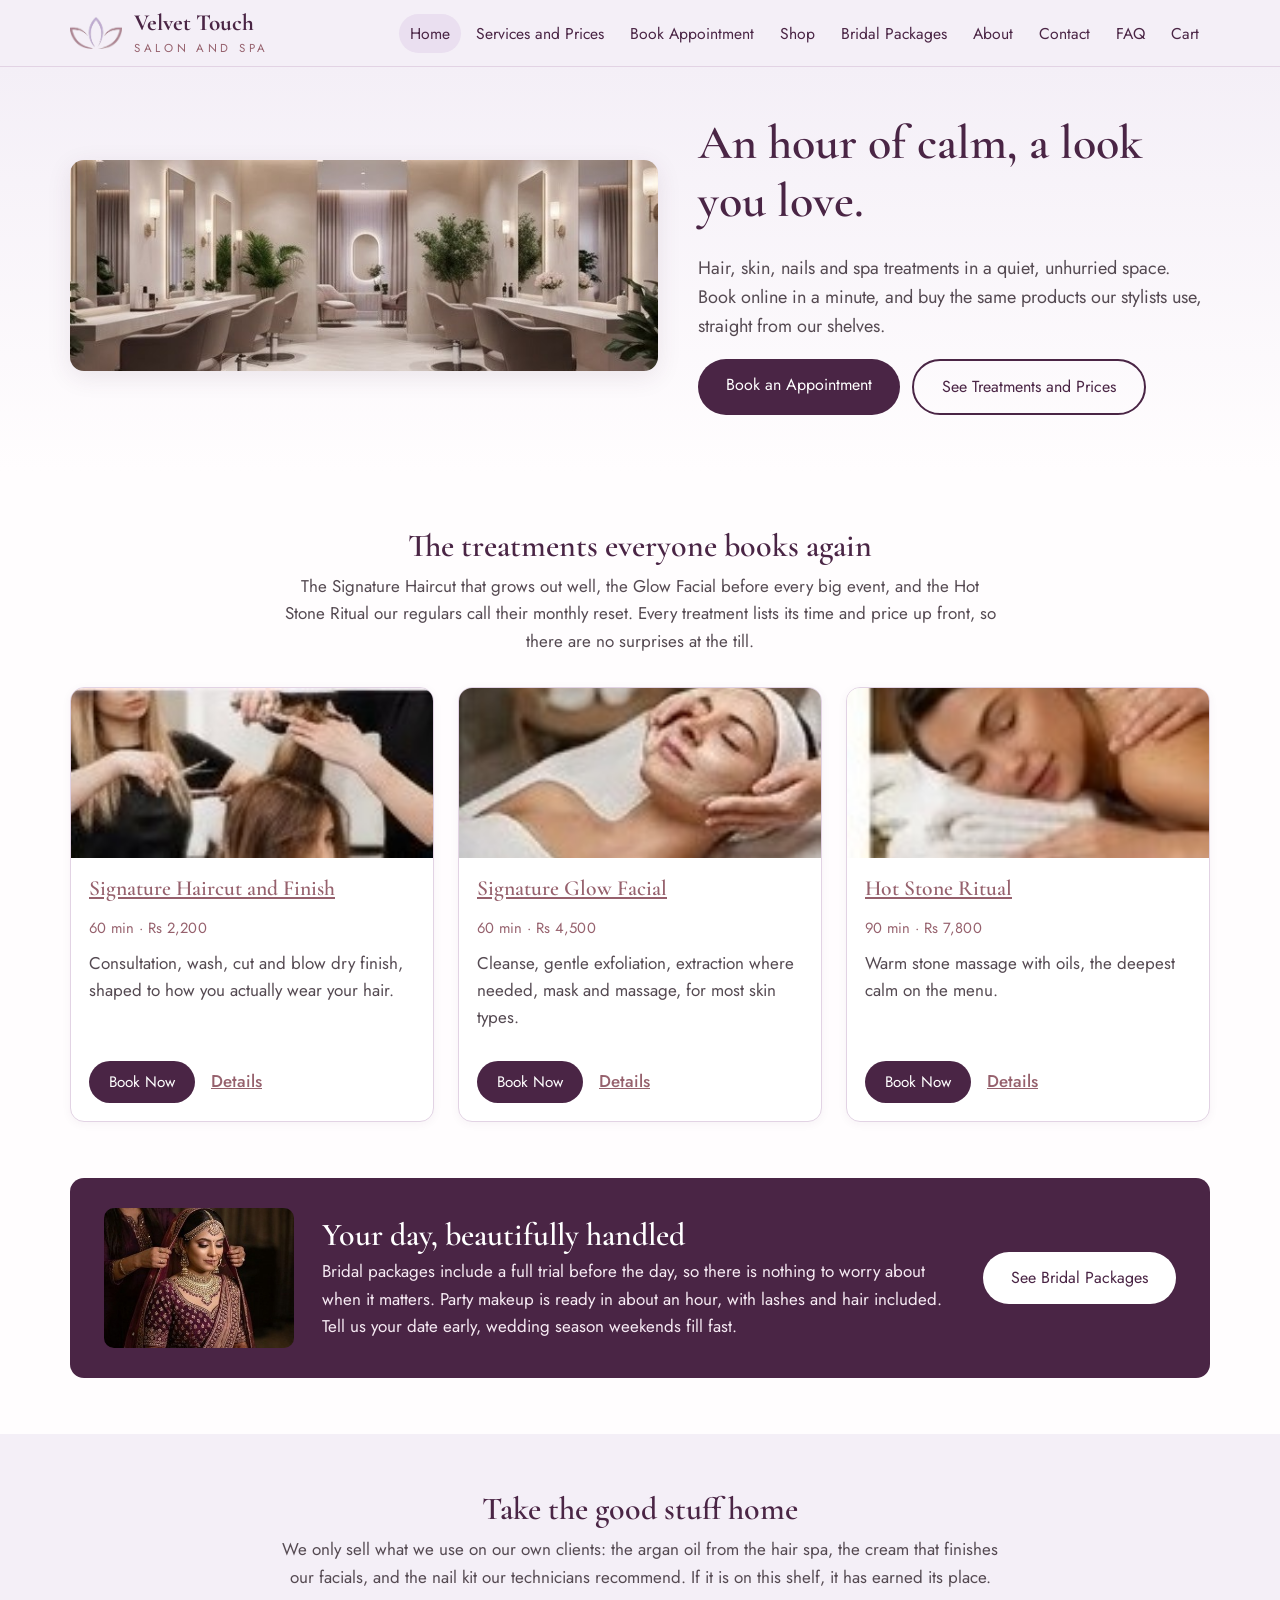
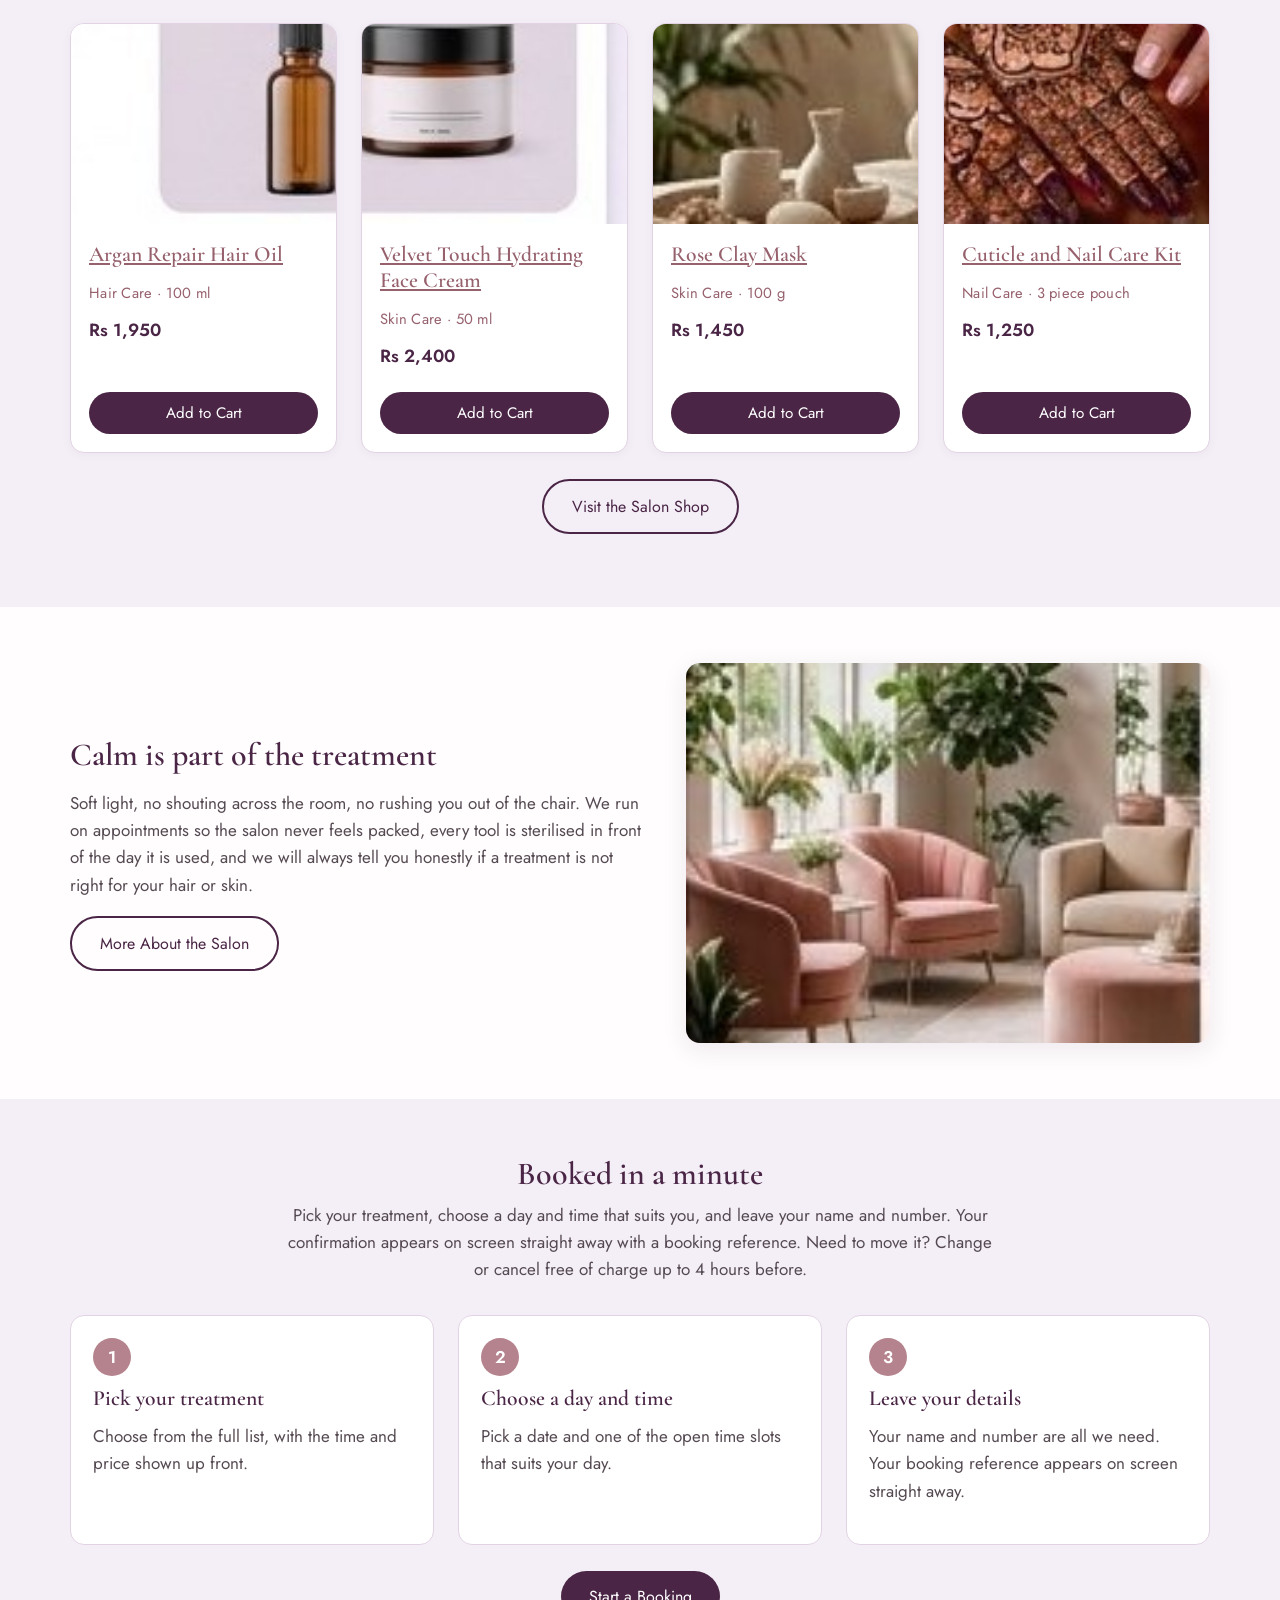
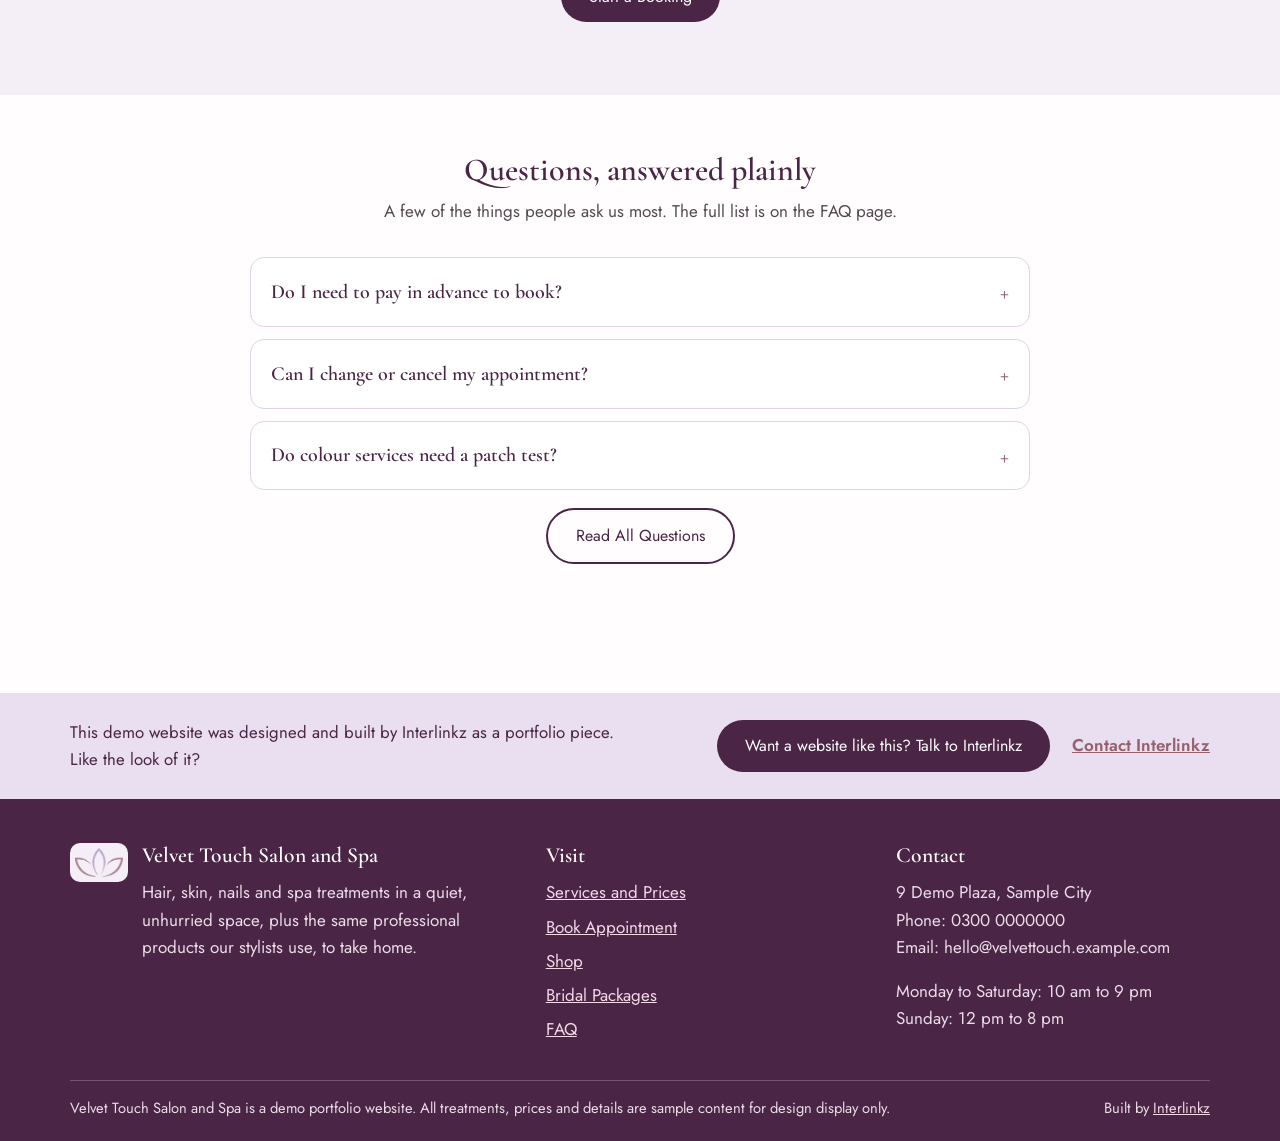
<file: index.html>
<!DOCTYPE html>
<html lang="en">
<head>
<meta charset="UTF-8">
<meta name="viewport" content="width=device-width, initial-scale=1.0">
<title>Home - Velvet Touch Salon and Spa</title>
<meta name="description" content="Velvet Touch Salon and Spa demo website. Hair, skin, nails and spa treatments with online booking, plus a small salon shop.">
<link rel="icon" type="image/png" href="assets/img/favicon.png">
<link rel="preconnect" href="https://fonts.googleapis.com">
<link href="https://fonts.googleapis.com/css2?family=Cormorant+Garamond:wght@500;600;700&family=Jost:wght@400;500;600&display=swap" rel="stylesheet">
<link rel="stylesheet" href="css/style.css">
</head>
<body>
<header class="site-header">
  <div class="wrap header-in">
    <a class="brand" href="index.html">
      <img src="assets/img/logo-mark.png" alt="Velvet Touch Salon and Spa lotus logo">
      <span class="brand-text"><span class="brand-name">Velvet Touch</span><span class="brand-sub">Salon and Spa</span></span>
    </a>
    <button class="nav-toggle" id="navToggle" aria-expanded="false" aria-controls="mainNav">Menu</button>
    <nav class="main-nav" id="mainNav" aria-label="Main navigation">
      <ul>
<li><a href="index.html" class="active">Home</a></li>
<li><a href="services.html">Services and Prices</a></li>
<li><a href="book.html">Book Appointment</a></li>
<li><a href="shop.html">Shop</a></li>
<li><a href="bridal.html">Bridal Packages</a></li>
<li><a href="about.html">About</a></li>
<li><a href="contact.html">Contact</a></li>
<li><a href="faq.html">FAQ</a></li>
<li><a href="cart.html">Cart<span class="cart-count">0</span></a></li>
      </ul>
    </nav>
  </div>
</header>
<main>

<section class="hero">
  <div class="wrap hero-grid">
    <div class="hero-photo"><img src="assets/img/hero.jpg" alt="The calm interior of Velvet Touch Salon and Spa"></div>
    <div>
      <h1>An hour of calm, a look you love.</h1>
      <p class="sub">Hair, skin, nails and spa treatments in a quiet, unhurried space. Book online in a minute, and buy the same products our stylists use, straight from our shelves.</p>
      <div class="hero-actions">
        <a class="btn" href="book.html">Book an Appointment</a>
        <a class="btn btn-outline" href="services.html">See Treatments and Prices</a>
      </div>
    </div>
  </div>
</section>

<section class="section">
  <div class="wrap">
    <h2 class="section-title">The treatments everyone books again</h2>
    <p class="section-sub">The Signature Haircut that grows out well, the Glow Facial before every big event, and the Hot Stone Ritual our regulars call their monthly reset. Every treatment lists its time and price up front, so there are no surprises at the till.</p>
    <div class="grid grid-3" id="highlightGrid"></div>
  </div>
</section>

<section class="section" style="padding-top:0">
  <div class="wrap">
    <div class="bridal-banner">
      <img src="assets/img/bridal.jpg" alt="A bride being prepared at Velvet Touch Salon and Spa">
      <div>
        <h2>Your day, beautifully handled</h2>
        <p>Bridal packages include a full trial before the day, so there is nothing to worry about when it matters. Party makeup is ready in about an hour, with lashes and hair included. Tell us your date early, wedding season weekends fill fast.</p>
      </div>
      <a class="btn btn-light" href="bridal.html">See Bridal Packages</a>
    </div>
  </div>
</section>

<section class="section alt">
  <div class="wrap">
    <h2 class="section-title">Take the good stuff home</h2>
    <p class="section-sub">We only sell what we use on our own clients: the argan oil from the hair spa, the cream that finishes our facials, and the nail kit our technicians recommend. If it is on this shelf, it has earned its place.</p>
    <div class="grid grid-4" id="shopStrip"></div>
    <p style="text-align:center;margin-top:26px"><a class="btn btn-outline" href="shop.html">Visit the Salon Shop</a></p>
  </div>
</section>

<section class="section">
  <div class="wrap about-grid">
    <div>
      <h2>Calm is part of the treatment</h2>
      <p>Soft light, no shouting across the room, no rushing you out of the chair. We run on appointments so the salon never feels packed, every tool is sterilised in front of the day it is used, and we will always tell you honestly if a treatment is not right for your hair or skin.</p>
      <a class="btn btn-outline" href="about.html">More About the Salon</a>
    </div>
    <img src="assets/img/lounge.jpg" alt="The quiet lounge corner of the salon">
  </div>
</section>

<section class="section alt">
  <div class="wrap">
    <h2 class="section-title">Booked in a minute</h2>
    <p class="section-sub">Pick your treatment, choose a day and time that suits you, and leave your name and number. Your confirmation appears on screen straight away with a booking reference. Need to move it? Change or cancel free of charge up to 4 hours before.</p>
    <div class="steps">
      <div class="step"><div class="num">1</div><h3>Pick your treatment</h3><p>Choose from the full list, with the time and price shown up front.</p></div>
      <div class="step"><div class="num">2</div><h3>Choose a day and time</h3><p>Pick a date and one of the open time slots that suits your day.</p></div>
      <div class="step"><div class="num">3</div><h3>Leave your details</h3><p>Your name and number are all we need. Your booking reference appears on screen straight away.</p></div>
    </div>
    <p style="text-align:center;margin-top:26px"><a class="btn" href="book.html">Start a Booking</a></p>
  </div>
</section>

<section class="section">
  <div class="wrap" style="max-width:820px">
    <h2 class="section-title">Questions, answered plainly</h2>
    <p class="section-sub">A few of the things people ask us most. The full list is on the FAQ page.</p>
    <div class="faq-item">
        <button class="faq-q" type="button" aria-expanded="false">Do I need to pay in advance to book?</button>
        <div class="faq-a"><p>No. Standard appointments need no advance payment. Book online, and your confirmation with a booking reference appears on screen. Bridal packages take a small booking amount, which we explain fully before you confirm.</p></div>
      </div>
<div class="faq-item">
        <button class="faq-q" type="button" aria-expanded="false">Can I change or cancel my appointment?</button>
        <div class="faq-a"><p>Yes, free of charge up to 4 hours before your appointment time. Call us or use the contact form with your booking reference.</p></div>
      </div>
<div class="faq-item">
        <button class="faq-q" type="button" aria-expanded="false">Do colour services need a patch test?</button>
        <div class="faq-a"><p>Yes. For your safety, full colour, balayage and keratin services need a patch test at least 24 hours before a first appointment. It takes two minutes in the salon.</p></div>
      </div>

    <p style="text-align:center;margin-top:18px"><a class="btn btn-outline" href="faq.html">Read All Questions</a></p>
  </div>
</section>

</main>
<div class="lead-band">
  <div class="wrap lead-in">
    <p>This demo website was designed and built by Interlinkz as a portfolio piece. Like the look of it?</p>
    <a class="btn" href="https://interlinkz.com/contact">Want a website like this? Talk to Interlinkz</a>
    <a class="lead-contact" href="https://interlinkz.com/contact">Contact Interlinkz</a>
  </div>
</div>
<footer class="site-footer">
  <div class="wrap">
    <div class="footer-grid">
      <div>
        <div class="footer-brand">
          <img src="assets/img/logo-mark.png" alt="Velvet Touch Salon and Spa lotus logo">
          <div>
            <h3>Velvet Touch Salon and Spa</h3>
            <p>Hair, skin, nails and spa treatments in a quiet, unhurried space, plus the same professional products our stylists use, to take home.</p>
          </div>
        </div>
      </div>
      <div>
        <h3>Visit</h3>
        <ul class="footer-links">
          <li><a href="services.html">Services and Prices</a></li>
          <li><a href="book.html">Book Appointment</a></li>
          <li><a href="shop.html">Shop</a></li>
          <li><a href="bridal.html">Bridal Packages</a></li>
          <li><a href="faq.html">FAQ</a></li>
        </ul>
      </div>
      <div>
        <h3>Contact</h3>
        <p>9 Demo Plaza, Sample City<br>
        Phone: 0300 0000000<br>
        Email: hello@velvettouch.example.com</p>
        <p>Monday to Saturday: 10 am to 9 pm<br>Sunday: 12 pm to 8 pm</p>
      </div>
    </div>
    <div class="footer-bottom">
      <span>Velvet Touch Salon and Spa is a demo portfolio website. All treatments, prices and details are sample content for design display only.</span>
      <span>Built by <a href="https://interlinkz.com">Interlinkz</a></span>
    </div>
  </div>
</footer>
<script src="js/data.js"></script>
<script src="js/app.js"></script>
</body>
</html>
</file>
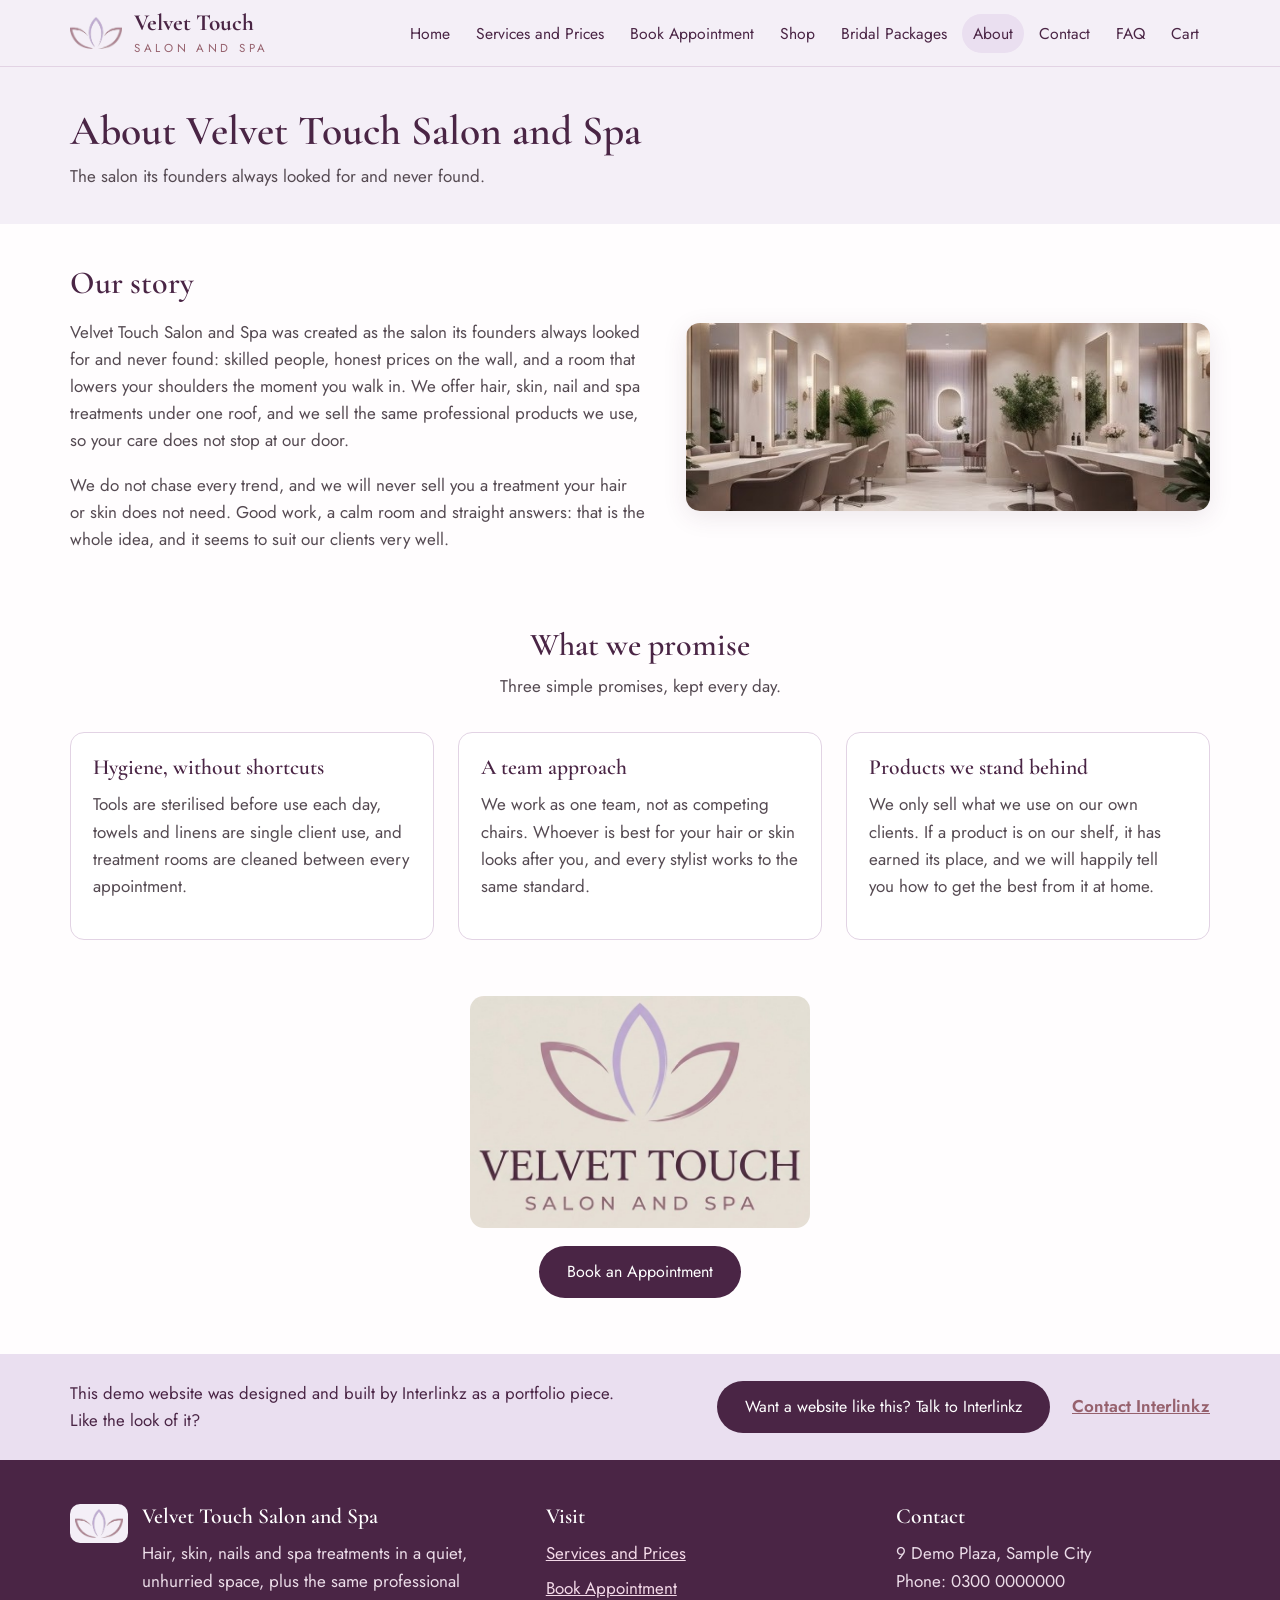
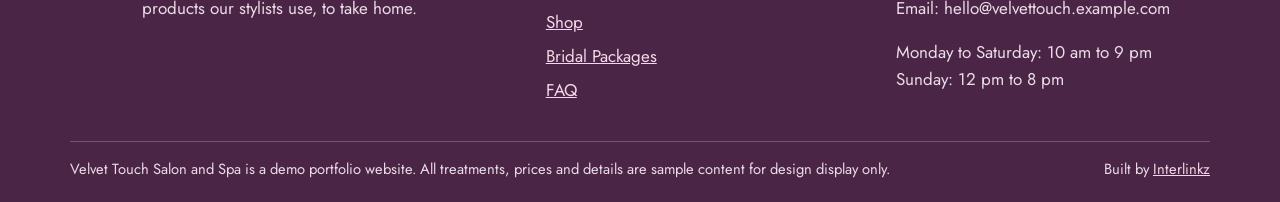
<file: about.html>
<!DOCTYPE html>
<html lang="en">
<head>
<meta charset="UTF-8">
<meta name="viewport" content="width=device-width, initial-scale=1.0">
<title>About - Velvet Touch Salon and Spa</title>
<meta name="description" content="Velvet Touch Salon and Spa demo website. Hair, skin, nails and spa treatments with online booking, plus a small salon shop.">
<link rel="icon" type="image/png" href="assets/img/favicon.png">
<link rel="preconnect" href="https://fonts.googleapis.com">
<link href="https://fonts.googleapis.com/css2?family=Cormorant+Garamond:wght@500;600;700&family=Jost:wght@400;500;600&display=swap" rel="stylesheet">
<link rel="stylesheet" href="css/style.css">
</head>
<body>
<header class="site-header">
  <div class="wrap header-in">
    <a class="brand" href="index.html">
      <img src="assets/img/logo-mark.png" alt="Velvet Touch Salon and Spa lotus logo">
      <span class="brand-text"><span class="brand-name">Velvet Touch</span><span class="brand-sub">Salon and Spa</span></span>
    </a>
    <button class="nav-toggle" id="navToggle" aria-expanded="false" aria-controls="mainNav">Menu</button>
    <nav class="main-nav" id="mainNav" aria-label="Main navigation">
      <ul>
<li><a href="index.html">Home</a></li>
<li><a href="services.html">Services and Prices</a></li>
<li><a href="book.html">Book Appointment</a></li>
<li><a href="shop.html">Shop</a></li>
<li><a href="bridal.html">Bridal Packages</a></li>
<li><a href="about.html" class="active">About</a></li>
<li><a href="contact.html">Contact</a></li>
<li><a href="faq.html">FAQ</a></li>
<li><a href="cart.html">Cart<span class="cart-count">0</span></a></li>
      </ul>
    </nav>
  </div>
</header>
<main>

<div class="page-head"><div class="wrap">
  <h1>About Velvet Touch Salon and Spa</h1>
  <p>The salon its founders always looked for and never found.</p>
</div></div>
<div class="wrap">
  <div class="about-grid">
    <div>
      <h2>Our story</h2>
      <p>Velvet Touch Salon and Spa was created as the salon its founders always looked for and never found: skilled people, honest prices on the wall, and a room that lowers your shoulders the moment you walk in. We offer hair, skin, nail and spa treatments under one roof, and we sell the same professional products we use, so your care does not stop at our door.</p>
      <p>We do not chase every trend, and we will never sell you a treatment your hair or skin does not need. Good work, a calm room and straight answers: that is the whole idea, and it seems to suit our clients very well.</p>
    </div>
    <img src="assets/img/hero.jpg" alt="Inside Velvet Touch Salon and Spa">
  </div>

  <section class="section">
    <h2 class="section-title">What we promise</h2>
    <p class="section-sub">Three simple promises, kept every day.</p>
    <div class="promise-grid">
      <div class="step"><h3>Hygiene, without shortcuts</h3><p>Tools are sterilised before use each day, towels and linens are single client use, and treatment rooms are cleaned between every appointment.</p></div>
      <div class="step"><h3>A team approach</h3><p>We work as one team, not as competing chairs. Whoever is best for your hair or skin looks after you, and every stylist works to the same standard.</p></div>
      <div class="step"><h3>Products we stand behind</h3><p>We only sell what we use on our own clients. If a product is on our shelf, it has earned its place, and we will happily tell you how to get the best from it at home.</p></div>
    </div>
  </section>

  <div style="text-align:center;margin-bottom:10px">
    <img src="assets/img/logo-lockup.jpg" alt="Velvet Touch Salon and Spa logo" style="margin:0 auto;max-width:340px;border-radius:14px">
    <p style="margin-top:18px"><a class="btn" href="book.html">Book an Appointment</a></p>
  </div>
</div>

</main>
<div class="lead-band">
  <div class="wrap lead-in">
    <p>This demo website was designed and built by Interlinkz as a portfolio piece. Like the look of it?</p>
    <a class="btn" href="https://interlinkz.com/contact">Want a website like this? Talk to Interlinkz</a>
    <a class="lead-contact" href="https://interlinkz.com/contact">Contact Interlinkz</a>
  </div>
</div>
<footer class="site-footer">
  <div class="wrap">
    <div class="footer-grid">
      <div>
        <div class="footer-brand">
          <img src="assets/img/logo-mark.png" alt="Velvet Touch Salon and Spa lotus logo">
          <div>
            <h3>Velvet Touch Salon and Spa</h3>
            <p>Hair, skin, nails and spa treatments in a quiet, unhurried space, plus the same professional products our stylists use, to take home.</p>
          </div>
        </div>
      </div>
      <div>
        <h3>Visit</h3>
        <ul class="footer-links">
          <li><a href="services.html">Services and Prices</a></li>
          <li><a href="book.html">Book Appointment</a></li>
          <li><a href="shop.html">Shop</a></li>
          <li><a href="bridal.html">Bridal Packages</a></li>
          <li><a href="faq.html">FAQ</a></li>
        </ul>
      </div>
      <div>
        <h3>Contact</h3>
        <p>9 Demo Plaza, Sample City<br>
        Phone: 0300 0000000<br>
        Email: hello@velvettouch.example.com</p>
        <p>Monday to Saturday: 10 am to 9 pm<br>Sunday: 12 pm to 8 pm</p>
      </div>
    </div>
    <div class="footer-bottom">
      <span>Velvet Touch Salon and Spa is a demo portfolio website. All treatments, prices and details are sample content for design display only.</span>
      <span>Built by <a href="https://interlinkz.com">Interlinkz</a></span>
    </div>
  </div>
</footer>
<script src="js/data.js"></script>
<script src="js/app.js"></script>
</body>
</html>
</file>
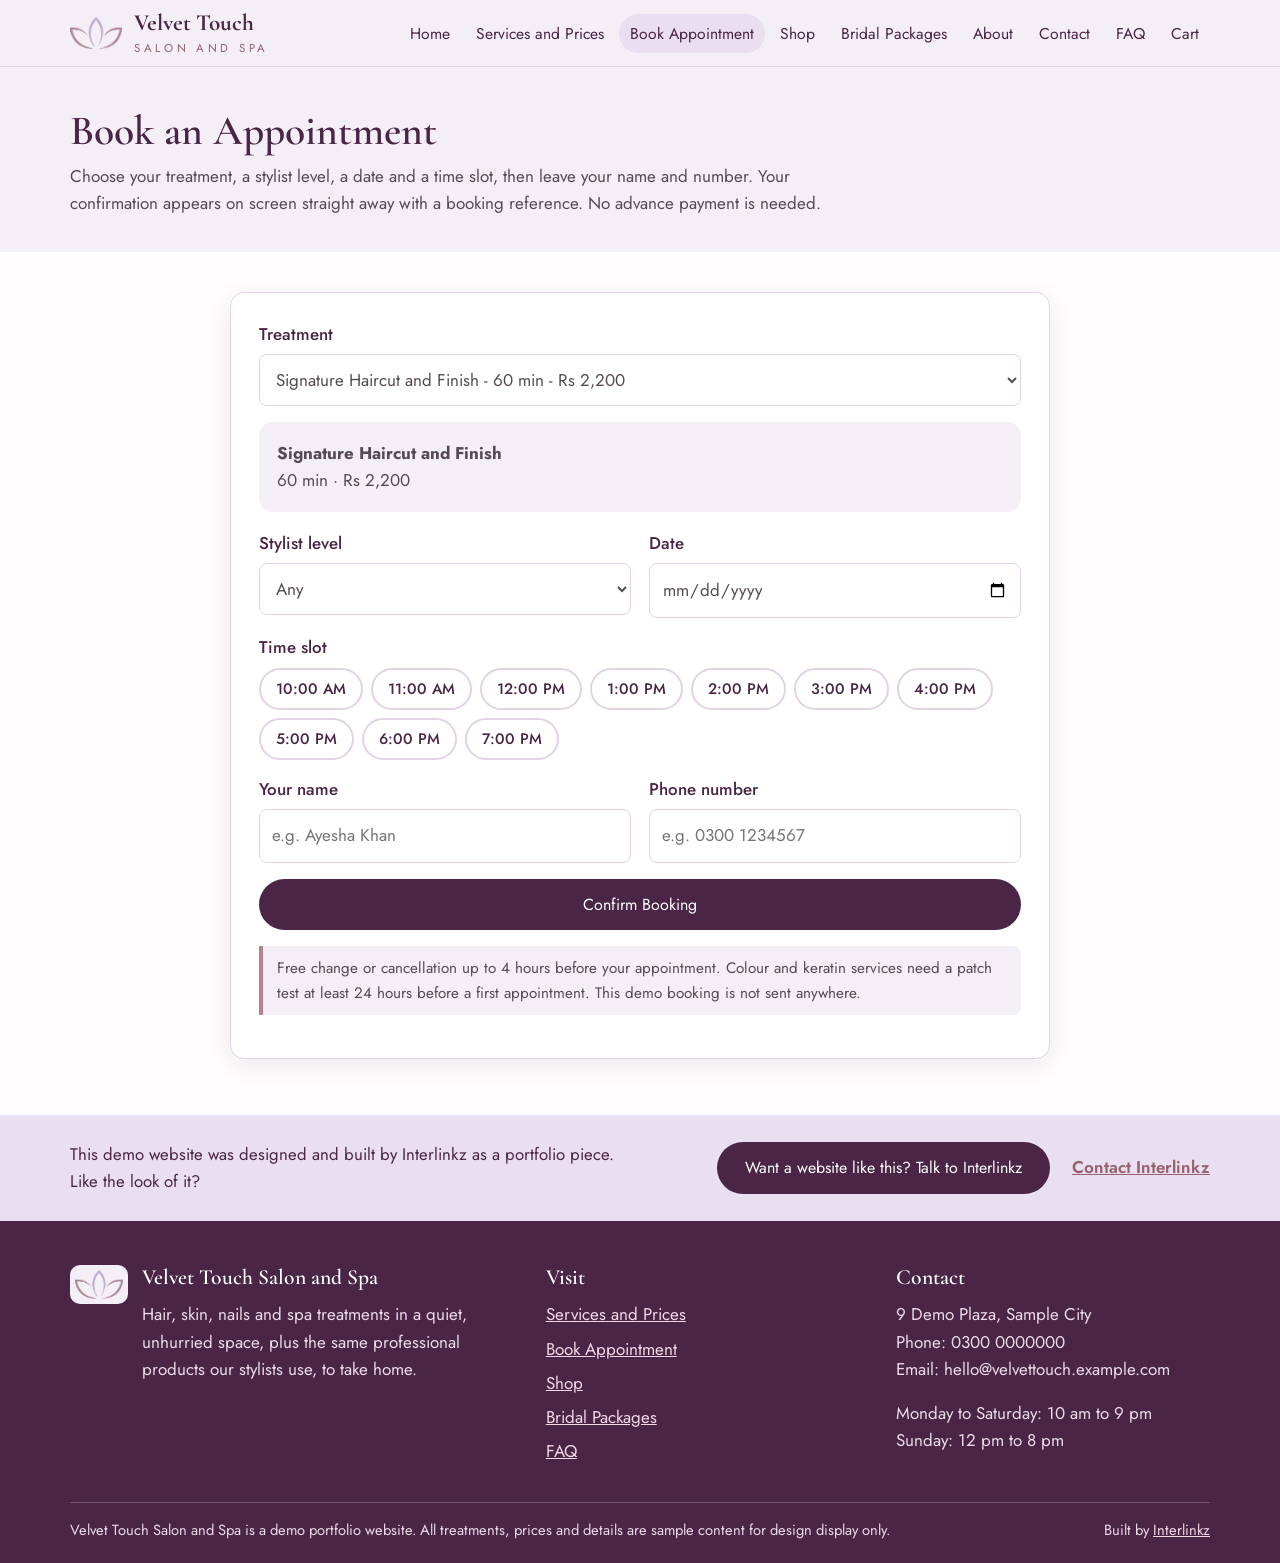
<file: book.html>
<!DOCTYPE html>
<html lang="en">
<head>
<meta charset="UTF-8">
<meta name="viewport" content="width=device-width, initial-scale=1.0">
<title>Book an Appointment - Velvet Touch Salon and Spa</title>
<meta name="description" content="Velvet Touch Salon and Spa demo website. Hair, skin, nails and spa treatments with online booking, plus a small salon shop.">
<link rel="icon" type="image/png" href="assets/img/favicon.png">
<link rel="preconnect" href="https://fonts.googleapis.com">
<link href="https://fonts.googleapis.com/css2?family=Cormorant+Garamond:wght@500;600;700&family=Jost:wght@400;500;600&display=swap" rel="stylesheet">
<link rel="stylesheet" href="css/style.css">
</head>
<body>
<header class="site-header">
  <div class="wrap header-in">
    <a class="brand" href="index.html">
      <img src="assets/img/logo-mark.png" alt="Velvet Touch Salon and Spa lotus logo">
      <span class="brand-text"><span class="brand-name">Velvet Touch</span><span class="brand-sub">Salon and Spa</span></span>
    </a>
    <button class="nav-toggle" id="navToggle" aria-expanded="false" aria-controls="mainNav">Menu</button>
    <nav class="main-nav" id="mainNav" aria-label="Main navigation">
      <ul>
<li><a href="index.html">Home</a></li>
<li><a href="services.html">Services and Prices</a></li>
<li><a href="book.html" class="active">Book Appointment</a></li>
<li><a href="shop.html">Shop</a></li>
<li><a href="bridal.html">Bridal Packages</a></li>
<li><a href="about.html">About</a></li>
<li><a href="contact.html">Contact</a></li>
<li><a href="faq.html">FAQ</a></li>
<li><a href="cart.html">Cart<span class="cart-count">0</span></a></li>
      </ul>
    </nav>
  </div>
</header>
<main>

<div class="page-head"><div class="wrap">
  <h1>Book an Appointment</h1>
  <p>Choose your treatment, a stylist level, a date and a time slot, then leave your name and number. Your confirmation appears on screen straight away with a booking reference. No advance payment is needed.</p>
</div></div>
<div class="wrap" style="max-width:860px">
  <div class="form-success" id="bookSuccess" role="status"></div>
  <form class="form-card" id="bookForm" novalidate>
    <div class="form-error" id="bkError" role="alert"></div>
    <div class="field">
      <label for="bkTreatment">Treatment</label>
      <select id="bkTreatment" required></select>
    </div>
    <div class="summary-panel" id="bkSummary"></div>
    <div class="form-grid">
      <div class="field">
        <label for="bkStylist">Stylist level</label>
        <select id="bkStylist">
          <option value="Any stylist">Any</option>
          <option value="Senior Stylist">Senior Stylist</option>
        </select>
      </div>
      <div class="field">
        <label for="bkDate">Date</label>
        <input type="date" id="bkDate" required>
      </div>
    </div>
    <div class="field">
      <label>Time slot</label>
      <div class="slots" id="bkSlots"></div>
    </div>
    <div class="form-grid">
      <div class="field">
        <label for="bkName">Your name</label>
        <input type="text" id="bkName" placeholder="e.g. Ayesha Khan" required>
      </div>
      <div class="field">
        <label for="bkPhone">Phone number</label>
        <input type="tel" id="bkPhone" placeholder="e.g. 0300 1234567" required>
      </div>
    </div>
    <button class="btn btn-block" type="submit">Confirm Booking</button>
    <p class="note" style="margin-top:16px">Free change or cancellation up to 4 hours before your appointment. Colour and keratin services need a patch test at least 24 hours before a first appointment. This demo booking is not sent anywhere.</p>
  </form>
</div>

</main>
<div class="lead-band">
  <div class="wrap lead-in">
    <p>This demo website was designed and built by Interlinkz as a portfolio piece. Like the look of it?</p>
    <a class="btn" href="https://interlinkz.com/contact">Want a website like this? Talk to Interlinkz</a>
    <a class="lead-contact" href="https://interlinkz.com/contact">Contact Interlinkz</a>
  </div>
</div>
<footer class="site-footer">
  <div class="wrap">
    <div class="footer-grid">
      <div>
        <div class="footer-brand">
          <img src="assets/img/logo-mark.png" alt="Velvet Touch Salon and Spa lotus logo">
          <div>
            <h3>Velvet Touch Salon and Spa</h3>
            <p>Hair, skin, nails and spa treatments in a quiet, unhurried space, plus the same professional products our stylists use, to take home.</p>
          </div>
        </div>
      </div>
      <div>
        <h3>Visit</h3>
        <ul class="footer-links">
          <li><a href="services.html">Services and Prices</a></li>
          <li><a href="book.html">Book Appointment</a></li>
          <li><a href="shop.html">Shop</a></li>
          <li><a href="bridal.html">Bridal Packages</a></li>
          <li><a href="faq.html">FAQ</a></li>
        </ul>
      </div>
      <div>
        <h3>Contact</h3>
        <p>9 Demo Plaza, Sample City<br>
        Phone: 0300 0000000<br>
        Email: hello@velvettouch.example.com</p>
        <p>Monday to Saturday: 10 am to 9 pm<br>Sunday: 12 pm to 8 pm</p>
      </div>
    </div>
    <div class="footer-bottom">
      <span>Velvet Touch Salon and Spa is a demo portfolio website. All treatments, prices and details are sample content for design display only.</span>
      <span>Built by <a href="https://interlinkz.com">Interlinkz</a></span>
    </div>
  </div>
</footer>
<script src="js/data.js"></script>
<script src="js/app.js"></script>
</body>
</html>
</file>
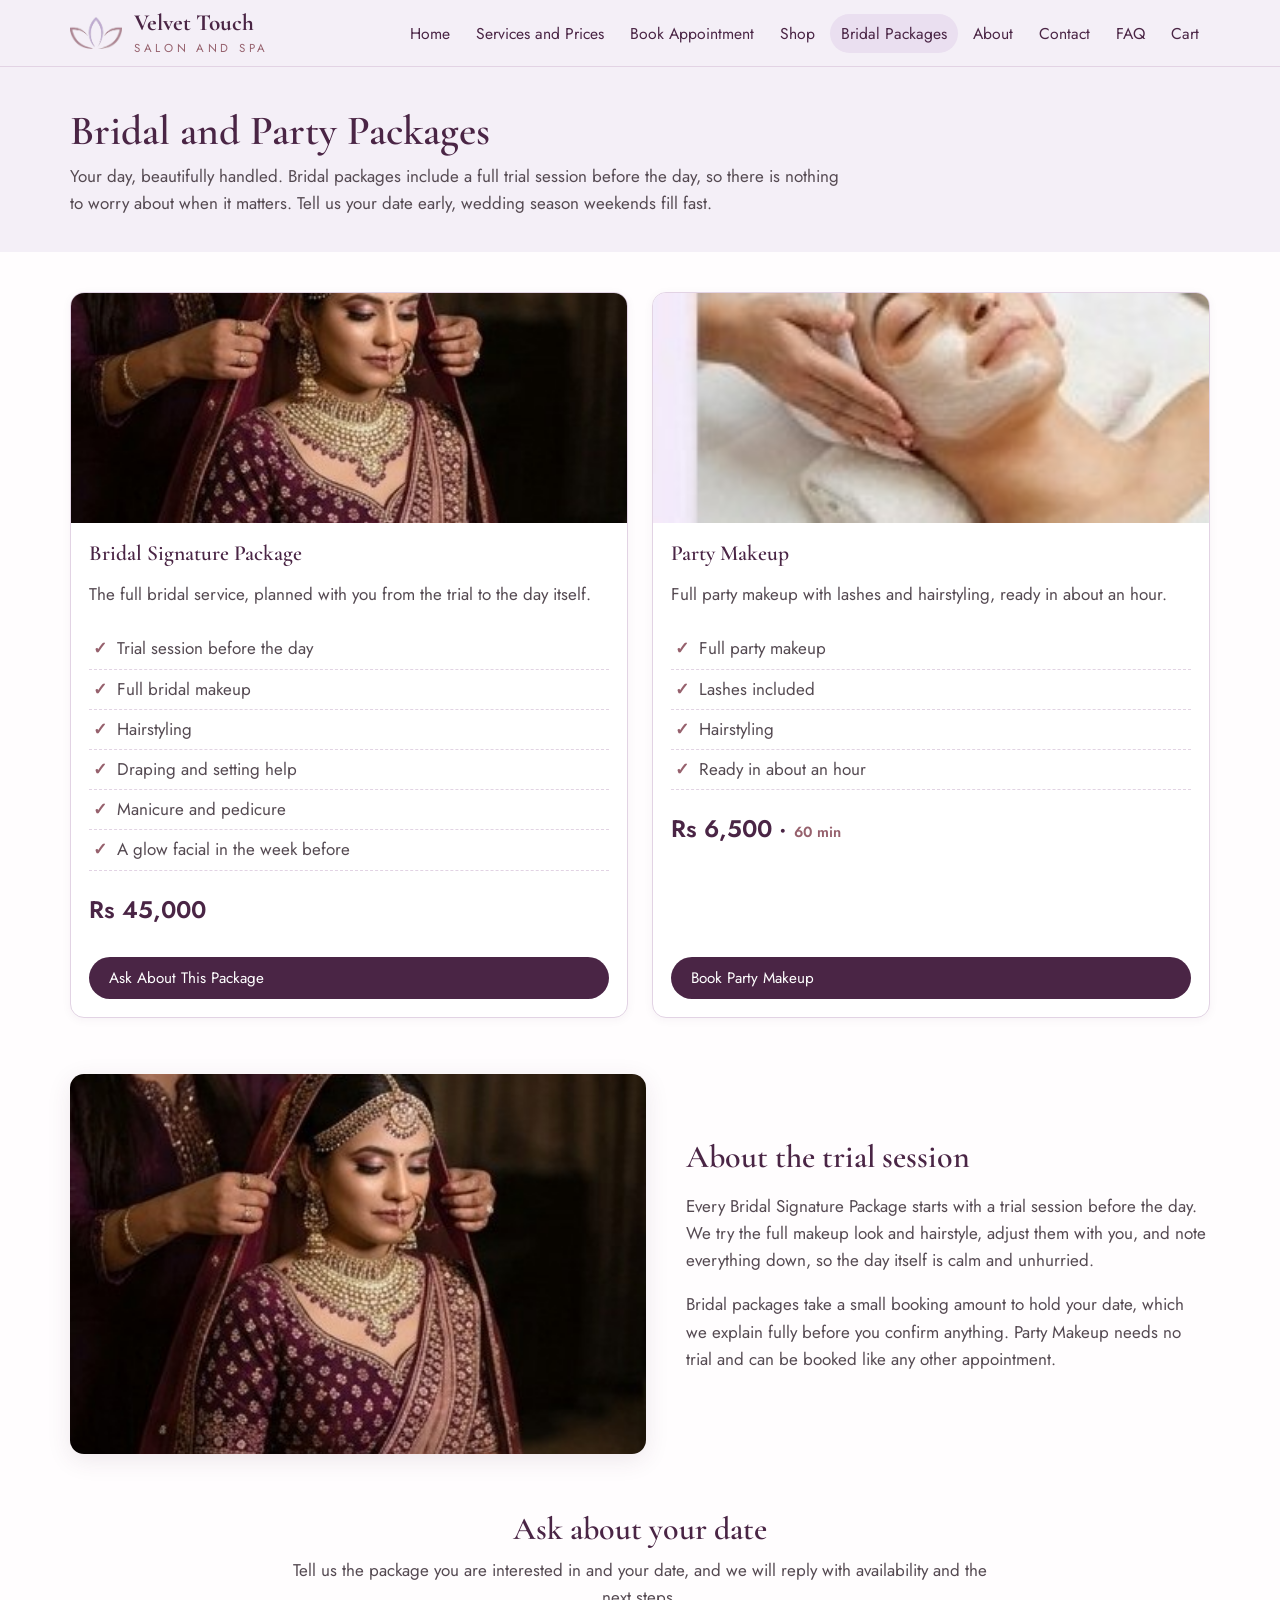
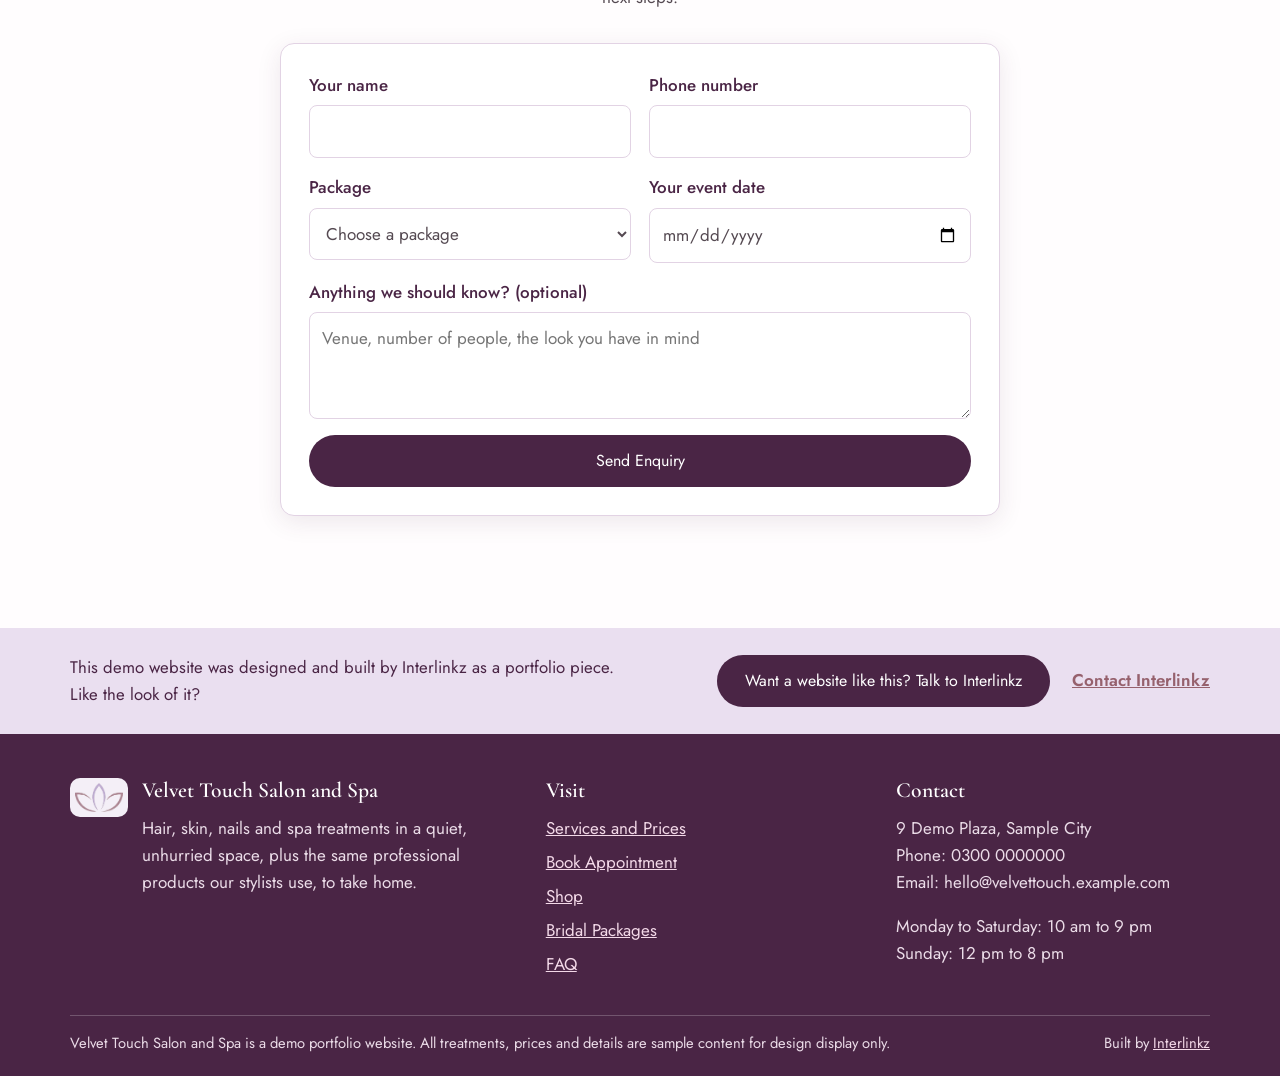
<file: bridal.html>
<!DOCTYPE html>
<html lang="en">
<head>
<meta charset="UTF-8">
<meta name="viewport" content="width=device-width, initial-scale=1.0">
<title>Bridal and Party Packages - Velvet Touch Salon and Spa</title>
<meta name="description" content="Velvet Touch Salon and Spa demo website. Hair, skin, nails and spa treatments with online booking, plus a small salon shop.">
<link rel="icon" type="image/png" href="assets/img/favicon.png">
<link rel="preconnect" href="https://fonts.googleapis.com">
<link href="https://fonts.googleapis.com/css2?family=Cormorant+Garamond:wght@500;600;700&family=Jost:wght@400;500;600&display=swap" rel="stylesheet">
<link rel="stylesheet" href="css/style.css">
</head>
<body>
<header class="site-header">
  <div class="wrap header-in">
    <a class="brand" href="index.html">
      <img src="assets/img/logo-mark.png" alt="Velvet Touch Salon and Spa lotus logo">
      <span class="brand-text"><span class="brand-name">Velvet Touch</span><span class="brand-sub">Salon and Spa</span></span>
    </a>
    <button class="nav-toggle" id="navToggle" aria-expanded="false" aria-controls="mainNav">Menu</button>
    <nav class="main-nav" id="mainNav" aria-label="Main navigation">
      <ul>
<li><a href="index.html">Home</a></li>
<li><a href="services.html">Services and Prices</a></li>
<li><a href="book.html">Book Appointment</a></li>
<li><a href="shop.html">Shop</a></li>
<li><a href="bridal.html" class="active">Bridal Packages</a></li>
<li><a href="about.html">About</a></li>
<li><a href="contact.html">Contact</a></li>
<li><a href="faq.html">FAQ</a></li>
<li><a href="cart.html">Cart<span class="cart-count">0</span></a></li>
      </ul>
    </nav>
  </div>
</header>
<main>

<div class="page-head"><div class="wrap">
  <h1>Bridal and Party Packages</h1>
  <p>Your day, beautifully handled. Bridal packages include a full trial session before the day, so there is nothing to worry about when it matters. Tell us your date early, wedding season weekends fill fast.</p>
</div></div>
<div class="wrap">
  <div class="grid grid-3" id="packageGrid" style="grid-template-columns:repeat(auto-fit,minmax(300px,1fr))"></div>

  <section class="section" style="padding-bottom:0">
    <div class="about-grid">
      <img src="assets/img/bridal.jpg" alt="Bridal preparation at Velvet Touch Salon and Spa">
      <div>
        <h2>About the trial session</h2>
        <p>Every Bridal Signature Package starts with a trial session before the day. We try the full makeup look and hairstyle, adjust them with you, and note everything down, so the day itself is calm and unhurried.</p>
        <p>Bridal packages take a small booking amount to hold your date, which we explain fully before you confirm anything. Party Makeup needs no trial and can be booked like any other appointment.</p>
      </div>
    </div>
  </section>

  <section class="section">
    <h2 class="section-title" id="bridalFormTitle">Ask about your date</h2>
    <p class="section-sub">Tell us the package you are interested in and your date, and we will reply with availability and the next steps.</p>
    <div style="max-width:720px;margin:0 auto">
      <div class="form-success" id="bridalSuccess" role="status"></div>
      <form class="form-card" id="bridalForm" novalidate>
        <div class="form-error" id="bridalError" role="alert"></div>
        <div class="form-grid">
          <div class="field">
            <label for="brName">Your name</label>
            <input type="text" id="brName" data-label="your name" required>
          </div>
          <div class="field">
            <label for="brPhone">Phone number</label>
            <input type="tel" id="brPhone" data-label="your phone number" required>
          </div>
        </div>
        <div class="form-grid">
          <div class="field">
            <label for="brPackage">Package</label>
            <select id="brPackage" data-label="a package" required>
              <option value="">Choose a package</option>
              <option value="Bridal Signature Package">Bridal Signature Package</option>
              <option value="Party Makeup">Party Makeup</option>
              <option value="Not sure yet">Not sure yet</option>
            </select>
          </div>
          <div class="field">
            <label for="brDate">Your event date</label>
            <input type="date" id="brDate" data-label="your event date" required>
          </div>
        </div>
        <div class="field">
          <label for="brMsg">Anything we should know? (optional)</label>
          <textarea id="brMsg" rows="3" placeholder="Venue, number of people, the look you have in mind"></textarea>
        </div>
        <button class="btn btn-block" type="submit">Send Enquiry</button>
      </form>
    </div>
  </section>
</div>

</main>
<div class="lead-band">
  <div class="wrap lead-in">
    <p>This demo website was designed and built by Interlinkz as a portfolio piece. Like the look of it?</p>
    <a class="btn" href="https://interlinkz.com/contact">Want a website like this? Talk to Interlinkz</a>
    <a class="lead-contact" href="https://interlinkz.com/contact">Contact Interlinkz</a>
  </div>
</div>
<footer class="site-footer">
  <div class="wrap">
    <div class="footer-grid">
      <div>
        <div class="footer-brand">
          <img src="assets/img/logo-mark.png" alt="Velvet Touch Salon and Spa lotus logo">
          <div>
            <h3>Velvet Touch Salon and Spa</h3>
            <p>Hair, skin, nails and spa treatments in a quiet, unhurried space, plus the same professional products our stylists use, to take home.</p>
          </div>
        </div>
      </div>
      <div>
        <h3>Visit</h3>
        <ul class="footer-links">
          <li><a href="services.html">Services and Prices</a></li>
          <li><a href="book.html">Book Appointment</a></li>
          <li><a href="shop.html">Shop</a></li>
          <li><a href="bridal.html">Bridal Packages</a></li>
          <li><a href="faq.html">FAQ</a></li>
        </ul>
      </div>
      <div>
        <h3>Contact</h3>
        <p>9 Demo Plaza, Sample City<br>
        Phone: 0300 0000000<br>
        Email: hello@velvettouch.example.com</p>
        <p>Monday to Saturday: 10 am to 9 pm<br>Sunday: 12 pm to 8 pm</p>
      </div>
    </div>
    <div class="footer-bottom">
      <span>Velvet Touch Salon and Spa is a demo portfolio website. All treatments, prices and details are sample content for design display only.</span>
      <span>Built by <a href="https://interlinkz.com">Interlinkz</a></span>
    </div>
  </div>
</footer>
<script src="js/data.js"></script>
<script src="js/app.js"></script>
</body>
</html>
</file>
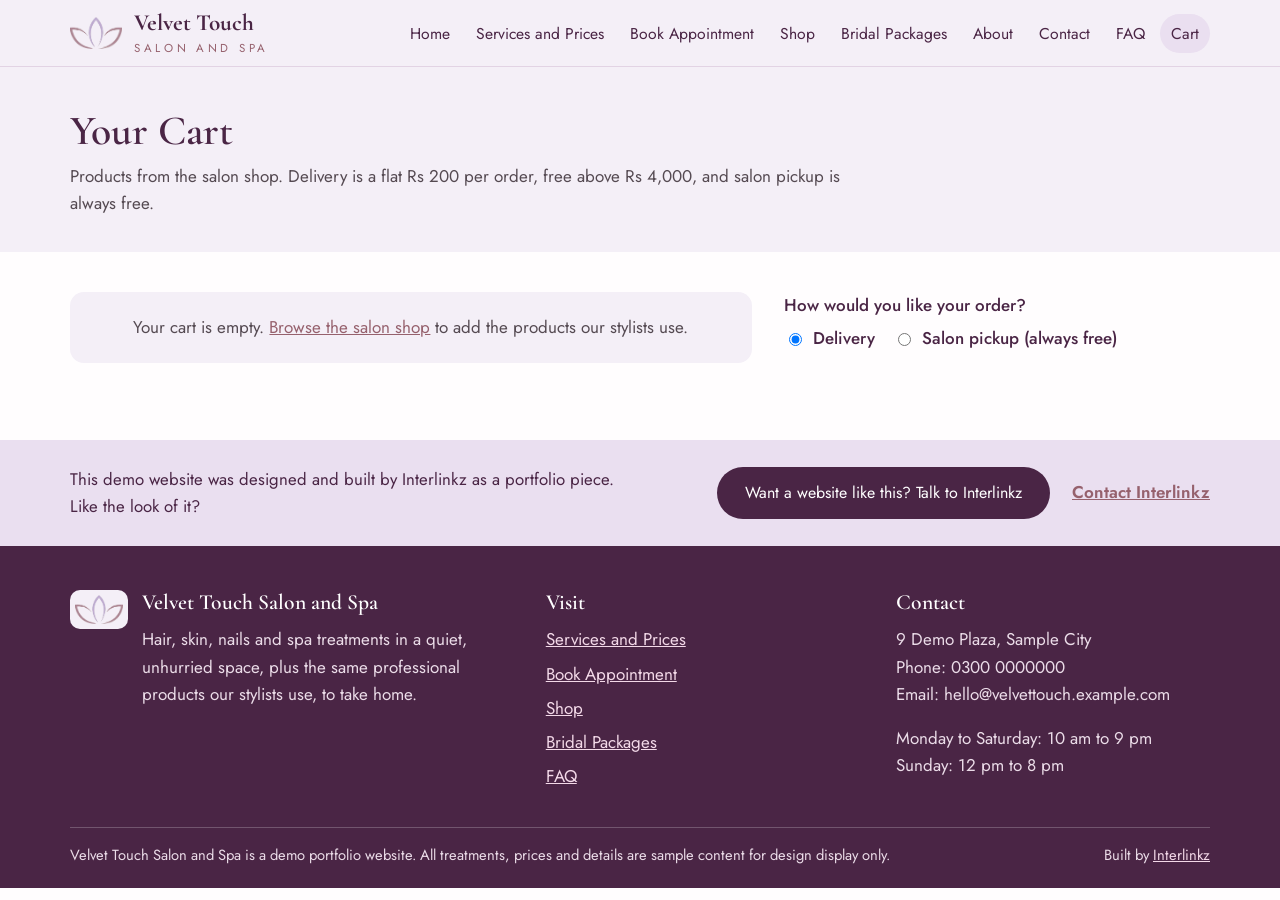
<file: cart.html>
<!DOCTYPE html>
<html lang="en">
<head>
<meta charset="UTF-8">
<meta name="viewport" content="width=device-width, initial-scale=1.0">
<title>Cart - Velvet Touch Salon and Spa</title>
<meta name="description" content="Velvet Touch Salon and Spa demo website. Hair, skin, nails and spa treatments with online booking, plus a small salon shop.">
<link rel="icon" type="image/png" href="assets/img/favicon.png">
<link rel="preconnect" href="https://fonts.googleapis.com">
<link href="https://fonts.googleapis.com/css2?family=Cormorant+Garamond:wght@500;600;700&family=Jost:wght@400;500;600&display=swap" rel="stylesheet">
<link rel="stylesheet" href="css/style.css">
</head>
<body>
<header class="site-header">
  <div class="wrap header-in">
    <a class="brand" href="index.html">
      <img src="assets/img/logo-mark.png" alt="Velvet Touch Salon and Spa lotus logo">
      <span class="brand-text"><span class="brand-name">Velvet Touch</span><span class="brand-sub">Salon and Spa</span></span>
    </a>
    <button class="nav-toggle" id="navToggle" aria-expanded="false" aria-controls="mainNav">Menu</button>
    <nav class="main-nav" id="mainNav" aria-label="Main navigation">
      <ul>
<li><a href="index.html">Home</a></li>
<li><a href="services.html">Services and Prices</a></li>
<li><a href="book.html">Book Appointment</a></li>
<li><a href="shop.html">Shop</a></li>
<li><a href="bridal.html">Bridal Packages</a></li>
<li><a href="about.html">About</a></li>
<li><a href="contact.html">Contact</a></li>
<li><a href="faq.html">FAQ</a></li>
<li><a href="cart.html" class="active">Cart<span class="cart-count">0</span></a></li>
      </ul>
    </nav>
  </div>
</header>
<main>

<div class="page-head"><div class="wrap">
  <h1>Your Cart</h1>
  <p>Products from the salon shop. Delivery is a flat Rs 200 per order, free above Rs 4,000, and salon pickup is always free.</p>
</div></div>
<div class="wrap">
  <div class="two-col">
    <div>
      <div id="cartItems"></div>
    </div>
    <div>
      <div class="field">
        <label>How would you like your order?</label>
        <div class="radio-row">
          <label><input type="radio" name="fulfil" value="delivery"> Delivery</label>
          <label><input type="radio" name="fulfil" value="pickup"> Salon pickup (always free)</label>
        </div>
      </div>
      <div id="cartSummary"></div>
    </div>
  </div>
</div>

</main>
<div class="lead-band">
  <div class="wrap lead-in">
    <p>This demo website was designed and built by Interlinkz as a portfolio piece. Like the look of it?</p>
    <a class="btn" href="https://interlinkz.com/contact">Want a website like this? Talk to Interlinkz</a>
    <a class="lead-contact" href="https://interlinkz.com/contact">Contact Interlinkz</a>
  </div>
</div>
<footer class="site-footer">
  <div class="wrap">
    <div class="footer-grid">
      <div>
        <div class="footer-brand">
          <img src="assets/img/logo-mark.png" alt="Velvet Touch Salon and Spa lotus logo">
          <div>
            <h3>Velvet Touch Salon and Spa</h3>
            <p>Hair, skin, nails and spa treatments in a quiet, unhurried space, plus the same professional products our stylists use, to take home.</p>
          </div>
        </div>
      </div>
      <div>
        <h3>Visit</h3>
        <ul class="footer-links">
          <li><a href="services.html">Services and Prices</a></li>
          <li><a href="book.html">Book Appointment</a></li>
          <li><a href="shop.html">Shop</a></li>
          <li><a href="bridal.html">Bridal Packages</a></li>
          <li><a href="faq.html">FAQ</a></li>
        </ul>
      </div>
      <div>
        <h3>Contact</h3>
        <p>9 Demo Plaza, Sample City<br>
        Phone: 0300 0000000<br>
        Email: hello@velvettouch.example.com</p>
        <p>Monday to Saturday: 10 am to 9 pm<br>Sunday: 12 pm to 8 pm</p>
      </div>
    </div>
    <div class="footer-bottom">
      <span>Velvet Touch Salon and Spa is a demo portfolio website. All treatments, prices and details are sample content for design display only.</span>
      <span>Built by <a href="https://interlinkz.com">Interlinkz</a></span>
    </div>
  </div>
</footer>
<script src="js/data.js"></script>
<script src="js/app.js"></script>
</body>
</html>
</file>
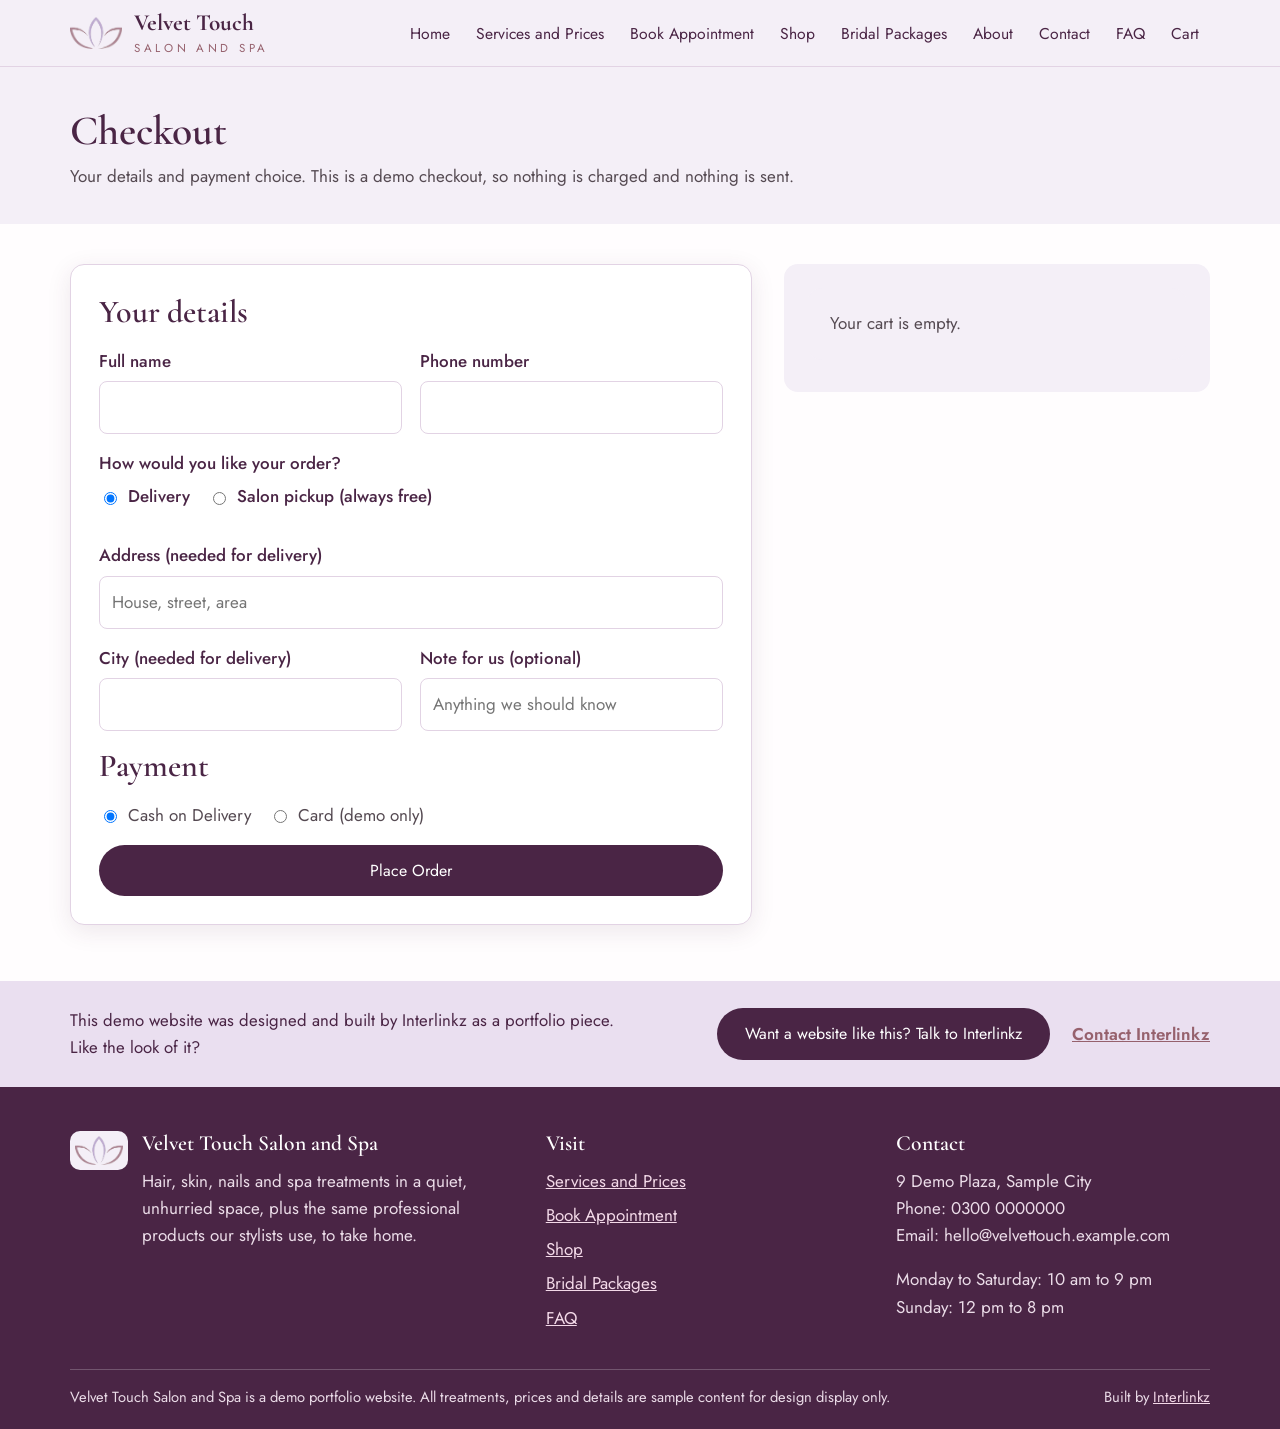
<file: checkout.html>
<!DOCTYPE html>
<html lang="en">
<head>
<meta charset="UTF-8">
<meta name="viewport" content="width=device-width, initial-scale=1.0">
<title>Checkout - Velvet Touch Salon and Spa</title>
<meta name="description" content="Velvet Touch Salon and Spa demo website. Hair, skin, nails and spa treatments with online booking, plus a small salon shop.">
<link rel="icon" type="image/png" href="assets/img/favicon.png">
<link rel="preconnect" href="https://fonts.googleapis.com">
<link href="https://fonts.googleapis.com/css2?family=Cormorant+Garamond:wght@500;600;700&family=Jost:wght@400;500;600&display=swap" rel="stylesheet">
<link rel="stylesheet" href="css/style.css">
</head>
<body>
<header class="site-header">
  <div class="wrap header-in">
    <a class="brand" href="index.html">
      <img src="assets/img/logo-mark.png" alt="Velvet Touch Salon and Spa lotus logo">
      <span class="brand-text"><span class="brand-name">Velvet Touch</span><span class="brand-sub">Salon and Spa</span></span>
    </a>
    <button class="nav-toggle" id="navToggle" aria-expanded="false" aria-controls="mainNav">Menu</button>
    <nav class="main-nav" id="mainNav" aria-label="Main navigation">
      <ul>
<li><a href="index.html">Home</a></li>
<li><a href="services.html">Services and Prices</a></li>
<li><a href="book.html">Book Appointment</a></li>
<li><a href="shop.html">Shop</a></li>
<li><a href="bridal.html">Bridal Packages</a></li>
<li><a href="about.html">About</a></li>
<li><a href="contact.html">Contact</a></li>
<li><a href="faq.html">FAQ</a></li>
<li><a href="cart.html">Cart<span class="cart-count">0</span></a></li>
      </ul>
    </nav>
  </div>
</header>
<main>

<div class="page-head"><div class="wrap">
  <h1>Checkout</h1>
  <p>Your details and payment choice. This is a demo checkout, so nothing is charged and nothing is sent.</p>
</div></div>
<div class="wrap">
  <div class="form-success" id="orderSuccess" role="status"></div>
  <div class="two-col">
    <form class="form-card" id="ckForm" novalidate>
      <div class="form-error" id="ckError" role="alert"></div>
      <h2>Your details</h2>
      <div class="form-grid">
        <div class="field">
          <label for="ckName">Full name</label>
          <input type="text" id="ckName" required>
        </div>
        <div class="field">
          <label for="ckPhone">Phone number</label>
          <input type="tel" id="ckPhone" required>
        </div>
      </div>
      <div class="field">
        <label>How would you like your order?</label>
        <div class="radio-row">
          <label><input type="radio" name="fulfil" value="delivery"> Delivery</label>
          <label><input type="radio" name="fulfil" value="pickup"> Salon pickup (always free)</label>
        </div>
      </div>
      <div class="field">
        <label for="ckAddress">Address (needed for delivery)</label>
        <input type="text" id="ckAddress" placeholder="House, street, area">
      </div>
      <div class="form-grid">
        <div class="field">
          <label for="ckCity">City (needed for delivery)</label>
          <input type="text" id="ckCity">
        </div>
        <div class="field">
          <label for="ckNote">Note for us (optional)</label>
          <input type="text" id="ckNote" placeholder="Anything we should know">
        </div>
      </div>
      <h2>Payment</h2>
      <div class="radio-row">
        <label><input type="radio" name="ckPay" value="Cash on Delivery" checked> Cash on Delivery</label>
        <label><input type="radio" name="ckPay" value="Card"> Card (demo only)</label>
      </div>
      <button class="btn btn-block" type="submit">Place Order</button>
    </form>
    <div class="summary-box" id="ckSummary"></div>
  </div>
</div>

</main>
<div class="lead-band">
  <div class="wrap lead-in">
    <p>This demo website was designed and built by Interlinkz as a portfolio piece. Like the look of it?</p>
    <a class="btn" href="https://interlinkz.com/contact">Want a website like this? Talk to Interlinkz</a>
    <a class="lead-contact" href="https://interlinkz.com/contact">Contact Interlinkz</a>
  </div>
</div>
<footer class="site-footer">
  <div class="wrap">
    <div class="footer-grid">
      <div>
        <div class="footer-brand">
          <img src="assets/img/logo-mark.png" alt="Velvet Touch Salon and Spa lotus logo">
          <div>
            <h3>Velvet Touch Salon and Spa</h3>
            <p>Hair, skin, nails and spa treatments in a quiet, unhurried space, plus the same professional products our stylists use, to take home.</p>
          </div>
        </div>
      </div>
      <div>
        <h3>Visit</h3>
        <ul class="footer-links">
          <li><a href="services.html">Services and Prices</a></li>
          <li><a href="book.html">Book Appointment</a></li>
          <li><a href="shop.html">Shop</a></li>
          <li><a href="bridal.html">Bridal Packages</a></li>
          <li><a href="faq.html">FAQ</a></li>
        </ul>
      </div>
      <div>
        <h3>Contact</h3>
        <p>9 Demo Plaza, Sample City<br>
        Phone: 0300 0000000<br>
        Email: hello@velvettouch.example.com</p>
        <p>Monday to Saturday: 10 am to 9 pm<br>Sunday: 12 pm to 8 pm</p>
      </div>
    </div>
    <div class="footer-bottom">
      <span>Velvet Touch Salon and Spa is a demo portfolio website. All treatments, prices and details are sample content for design display only.</span>
      <span>Built by <a href="https://interlinkz.com">Interlinkz</a></span>
    </div>
  </div>
</footer>
<script src="js/data.js"></script>
<script src="js/app.js"></script>
</body>
</html>
</file>
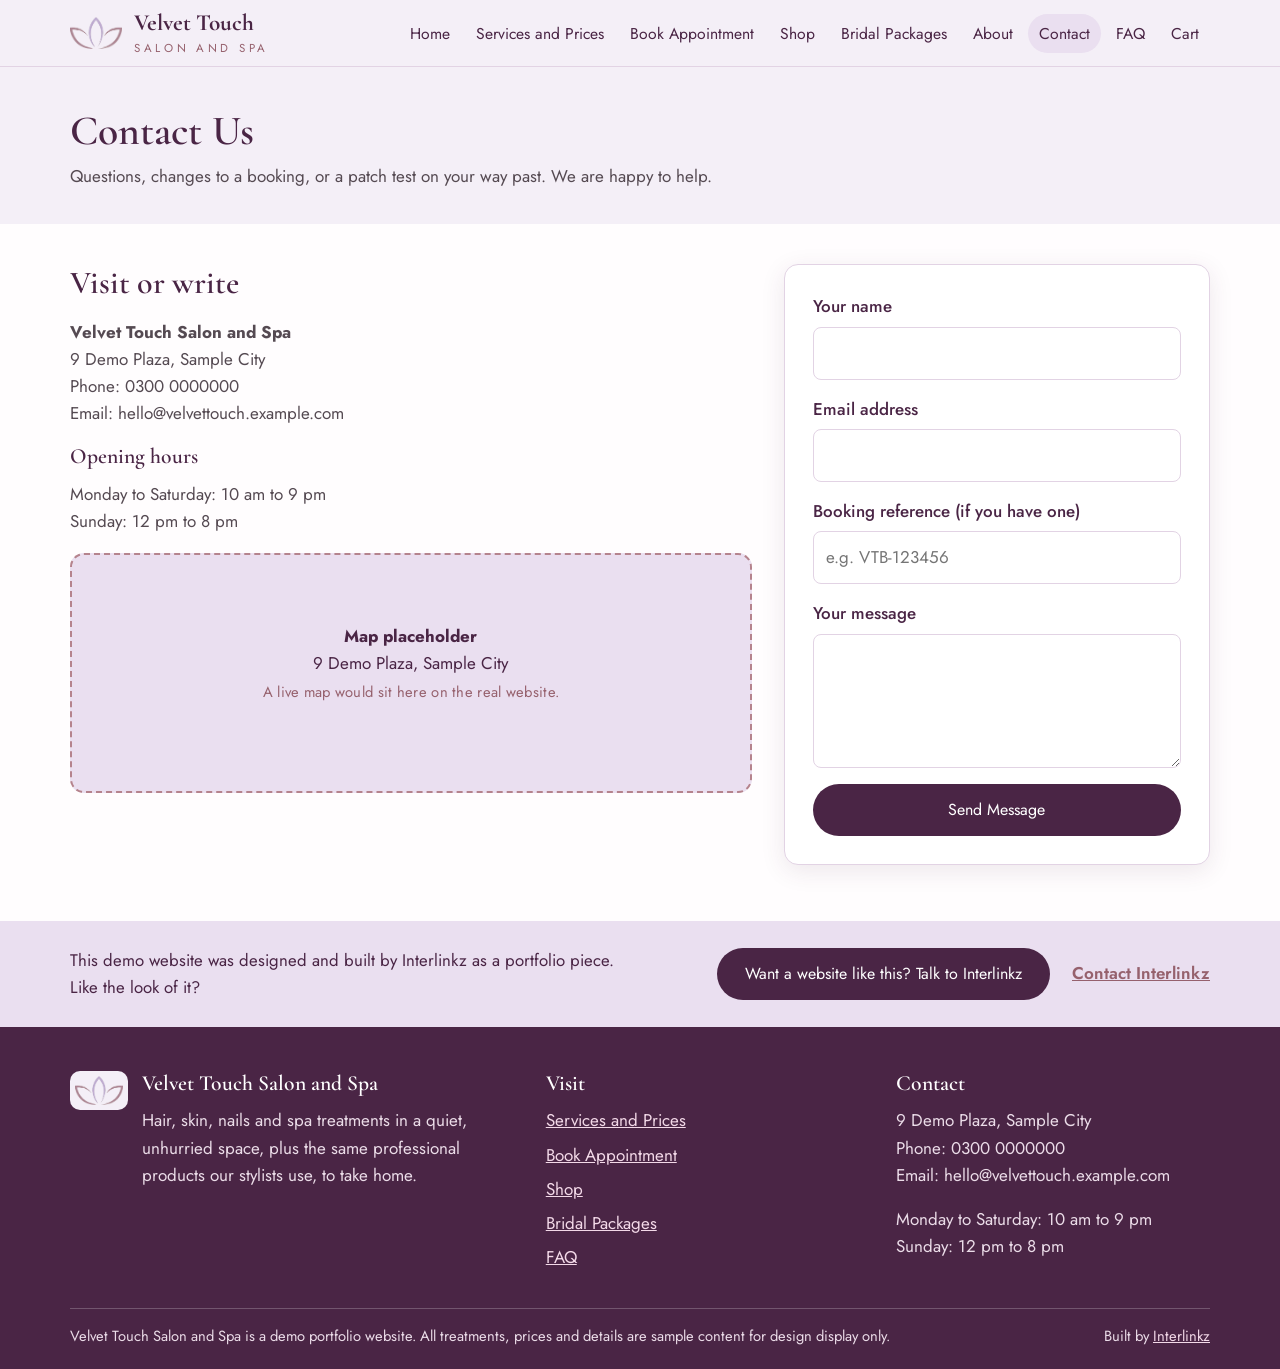
<file: contact.html>
<!DOCTYPE html>
<html lang="en">
<head>
<meta charset="UTF-8">
<meta name="viewport" content="width=device-width, initial-scale=1.0">
<title>Contact - Velvet Touch Salon and Spa</title>
<meta name="description" content="Velvet Touch Salon and Spa demo website. Hair, skin, nails and spa treatments with online booking, plus a small salon shop.">
<link rel="icon" type="image/png" href="assets/img/favicon.png">
<link rel="preconnect" href="https://fonts.googleapis.com">
<link href="https://fonts.googleapis.com/css2?family=Cormorant+Garamond:wght@500;600;700&family=Jost:wght@400;500;600&display=swap" rel="stylesheet">
<link rel="stylesheet" href="css/style.css">
</head>
<body>
<header class="site-header">
  <div class="wrap header-in">
    <a class="brand" href="index.html">
      <img src="assets/img/logo-mark.png" alt="Velvet Touch Salon and Spa lotus logo">
      <span class="brand-text"><span class="brand-name">Velvet Touch</span><span class="brand-sub">Salon and Spa</span></span>
    </a>
    <button class="nav-toggle" id="navToggle" aria-expanded="false" aria-controls="mainNav">Menu</button>
    <nav class="main-nav" id="mainNav" aria-label="Main navigation">
      <ul>
<li><a href="index.html">Home</a></li>
<li><a href="services.html">Services and Prices</a></li>
<li><a href="book.html">Book Appointment</a></li>
<li><a href="shop.html">Shop</a></li>
<li><a href="bridal.html">Bridal Packages</a></li>
<li><a href="about.html">About</a></li>
<li><a href="contact.html" class="active">Contact</a></li>
<li><a href="faq.html">FAQ</a></li>
<li><a href="cart.html">Cart<span class="cart-count">0</span></a></li>
      </ul>
    </nav>
  </div>
</header>
<main>

<div class="page-head"><div class="wrap">
  <h1>Contact Us</h1>
  <p>Questions, changes to a booking, or a patch test on your way past. We are happy to help.</p>
</div></div>
<div class="wrap">
  <div class="two-col">
    <div>
      <h2>Visit or write</h2>
      <p><strong>Velvet Touch Salon and Spa</strong><br>
      9 Demo Plaza, Sample City<br>
      Phone: 0300 0000000<br>
      Email: hello@velvettouch.example.com</p>
      <h3>Opening hours</h3>
      <p>Monday to Saturday: 10 am to 9 pm<br>Sunday: 12 pm to 8 pm</p>
      <div class="map-box"><p><strong>Map placeholder</strong><br>9 Demo Plaza, Sample City<br><span class="meta">A live map would sit here on the real website.</span></p></div>
    </div>
    <div>
      <div class="form-success" id="contactSuccess" role="status"></div>
      <form class="form-card" id="contactForm" novalidate>
        <div class="form-error" id="contactError" role="alert"></div>
        <div class="field">
          <label for="ctName">Your name</label>
          <input type="text" id="ctName" data-label="your name" required>
        </div>
        <div class="field">
          <label for="ctEmail">Email address</label>
          <input type="email" id="ctEmail" data-label="your email address" required>
        </div>
        <div class="field">
          <label for="ctRef">Booking reference (if you have one)</label>
          <input type="text" id="ctRef" placeholder="e.g. VTB-123456">
        </div>
        <div class="field">
          <label for="ctMsg">Your message</label>
          <textarea id="ctMsg" rows="4" data-label="your message" required></textarea>
        </div>
        <button class="btn btn-block" type="submit">Send Message</button>
      </form>
    </div>
  </div>
</div>

</main>
<div class="lead-band">
  <div class="wrap lead-in">
    <p>This demo website was designed and built by Interlinkz as a portfolio piece. Like the look of it?</p>
    <a class="btn" href="https://interlinkz.com/contact">Want a website like this? Talk to Interlinkz</a>
    <a class="lead-contact" href="https://interlinkz.com/contact">Contact Interlinkz</a>
  </div>
</div>
<footer class="site-footer">
  <div class="wrap">
    <div class="footer-grid">
      <div>
        <div class="footer-brand">
          <img src="assets/img/logo-mark.png" alt="Velvet Touch Salon and Spa lotus logo">
          <div>
            <h3>Velvet Touch Salon and Spa</h3>
            <p>Hair, skin, nails and spa treatments in a quiet, unhurried space, plus the same professional products our stylists use, to take home.</p>
          </div>
        </div>
      </div>
      <div>
        <h3>Visit</h3>
        <ul class="footer-links">
          <li><a href="services.html">Services and Prices</a></li>
          <li><a href="book.html">Book Appointment</a></li>
          <li><a href="shop.html">Shop</a></li>
          <li><a href="bridal.html">Bridal Packages</a></li>
          <li><a href="faq.html">FAQ</a></li>
        </ul>
      </div>
      <div>
        <h3>Contact</h3>
        <p>9 Demo Plaza, Sample City<br>
        Phone: 0300 0000000<br>
        Email: hello@velvettouch.example.com</p>
        <p>Monday to Saturday: 10 am to 9 pm<br>Sunday: 12 pm to 8 pm</p>
      </div>
    </div>
    <div class="footer-bottom">
      <span>Velvet Touch Salon and Spa is a demo portfolio website. All treatments, prices and details are sample content for design display only.</span>
      <span>Built by <a href="https://interlinkz.com">Interlinkz</a></span>
    </div>
  </div>
</footer>
<script src="js/data.js"></script>
<script src="js/app.js"></script>
</body>
</html>
</file>
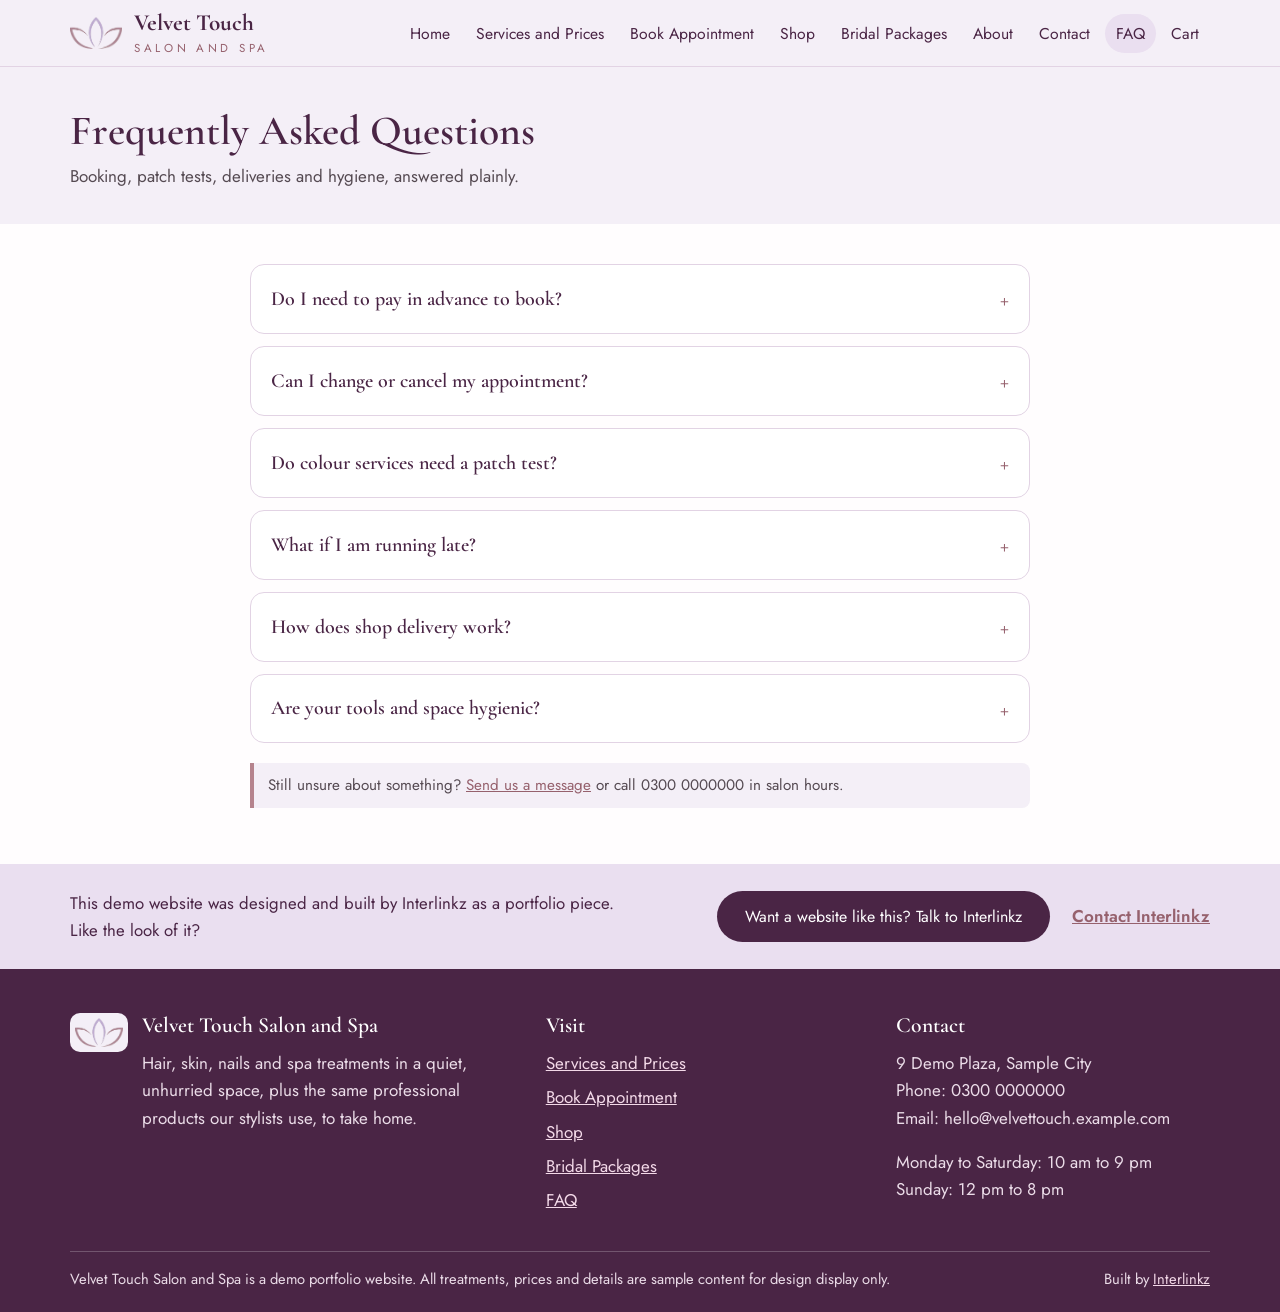
<file: faq.html>
<!DOCTYPE html>
<html lang="en">
<head>
<meta charset="UTF-8">
<meta name="viewport" content="width=device-width, initial-scale=1.0">
<title>FAQ - Velvet Touch Salon and Spa</title>
<meta name="description" content="Velvet Touch Salon and Spa demo website. Hair, skin, nails and spa treatments with online booking, plus a small salon shop.">
<link rel="icon" type="image/png" href="assets/img/favicon.png">
<link rel="preconnect" href="https://fonts.googleapis.com">
<link href="https://fonts.googleapis.com/css2?family=Cormorant+Garamond:wght@500;600;700&family=Jost:wght@400;500;600&display=swap" rel="stylesheet">
<link rel="stylesheet" href="css/style.css">
</head>
<body>
<header class="site-header">
  <div class="wrap header-in">
    <a class="brand" href="index.html">
      <img src="assets/img/logo-mark.png" alt="Velvet Touch Salon and Spa lotus logo">
      <span class="brand-text"><span class="brand-name">Velvet Touch</span><span class="brand-sub">Salon and Spa</span></span>
    </a>
    <button class="nav-toggle" id="navToggle" aria-expanded="false" aria-controls="mainNav">Menu</button>
    <nav class="main-nav" id="mainNav" aria-label="Main navigation">
      <ul>
<li><a href="index.html">Home</a></li>
<li><a href="services.html">Services and Prices</a></li>
<li><a href="book.html">Book Appointment</a></li>
<li><a href="shop.html">Shop</a></li>
<li><a href="bridal.html">Bridal Packages</a></li>
<li><a href="about.html">About</a></li>
<li><a href="contact.html">Contact</a></li>
<li><a href="faq.html" class="active">FAQ</a></li>
<li><a href="cart.html">Cart<span class="cart-count">0</span></a></li>
      </ul>
    </nav>
  </div>
</header>
<main>

<div class="page-head"><div class="wrap">
  <h1>Frequently Asked Questions</h1>
  <p>Booking, patch tests, deliveries and hygiene, answered plainly.</p>
</div></div>
<div class="wrap" style="max-width:820px">
  <div class="faq-item">
        <button class="faq-q" type="button" aria-expanded="false">Do I need to pay in advance to book?</button>
        <div class="faq-a"><p>No. Standard appointments need no advance payment. Book online, and your confirmation with a booking reference appears on screen. Bridal packages take a small booking amount, which we explain fully before you confirm.</p></div>
      </div>
<div class="faq-item">
        <button class="faq-q" type="button" aria-expanded="false">Can I change or cancel my appointment?</button>
        <div class="faq-a"><p>Yes, free of charge up to 4 hours before your appointment time. Call us or use the contact form with your booking reference.</p></div>
      </div>
<div class="faq-item">
        <button class="faq-q" type="button" aria-expanded="false">Do colour services need a patch test?</button>
        <div class="faq-a"><p>Yes. For your safety, full colour, balayage and keratin services need a patch test at least 24 hours before a first appointment. It takes two minutes in the salon.</p></div>
      </div>
<div class="faq-item">
        <button class="faq-q" type="button" aria-expanded="false">What if I am running late?</button>
        <div class="faq-a"><p>Tell us as soon as you can. We hold appointments for 15 minutes; after that we may need to shorten or rebook the treatment so the next client is not kept waiting.</p></div>
      </div>
<div class="faq-item">
        <button class="faq-q" type="button" aria-expanded="false">How does shop delivery work?</button>
        <div class="faq-a"><p>Product orders are delivered for a flat Rs 200, free above Rs 4,000, and salon pickup is always free. Orders placed before 2 pm usually leave the same working day.</p></div>
      </div>
<div class="faq-item">
        <button class="faq-q" type="button" aria-expanded="false">Are your tools and space hygienic?</button>
        <div class="faq-a"><p>Yes. Tools are sterilised before use each day, towels and linens are single client use, and treatment rooms are cleaned between every appointment. It is a promise we are happy to be judged on.</p></div>
      </div>

  <p class="note" style="margin-top:20px">Still unsure about something? <a href="contact.html">Send us a message</a> or call 0300 0000000 in salon hours.</p>
</div>

</main>
<div class="lead-band">
  <div class="wrap lead-in">
    <p>This demo website was designed and built by Interlinkz as a portfolio piece. Like the look of it?</p>
    <a class="btn" href="https://interlinkz.com/contact">Want a website like this? Talk to Interlinkz</a>
    <a class="lead-contact" href="https://interlinkz.com/contact">Contact Interlinkz</a>
  </div>
</div>
<footer class="site-footer">
  <div class="wrap">
    <div class="footer-grid">
      <div>
        <div class="footer-brand">
          <img src="assets/img/logo-mark.png" alt="Velvet Touch Salon and Spa lotus logo">
          <div>
            <h3>Velvet Touch Salon and Spa</h3>
            <p>Hair, skin, nails and spa treatments in a quiet, unhurried space, plus the same professional products our stylists use, to take home.</p>
          </div>
        </div>
      </div>
      <div>
        <h3>Visit</h3>
        <ul class="footer-links">
          <li><a href="services.html">Services and Prices</a></li>
          <li><a href="book.html">Book Appointment</a></li>
          <li><a href="shop.html">Shop</a></li>
          <li><a href="bridal.html">Bridal Packages</a></li>
          <li><a href="faq.html">FAQ</a></li>
        </ul>
      </div>
      <div>
        <h3>Contact</h3>
        <p>9 Demo Plaza, Sample City<br>
        Phone: 0300 0000000<br>
        Email: hello@velvettouch.example.com</p>
        <p>Monday to Saturday: 10 am to 9 pm<br>Sunday: 12 pm to 8 pm</p>
      </div>
    </div>
    <div class="footer-bottom">
      <span>Velvet Touch Salon and Spa is a demo portfolio website. All treatments, prices and details are sample content for design display only.</span>
      <span>Built by <a href="https://interlinkz.com">Interlinkz</a></span>
    </div>
  </div>
</footer>
<script src="js/data.js"></script>
<script src="js/app.js"></script>
</body>
</html>
</file>
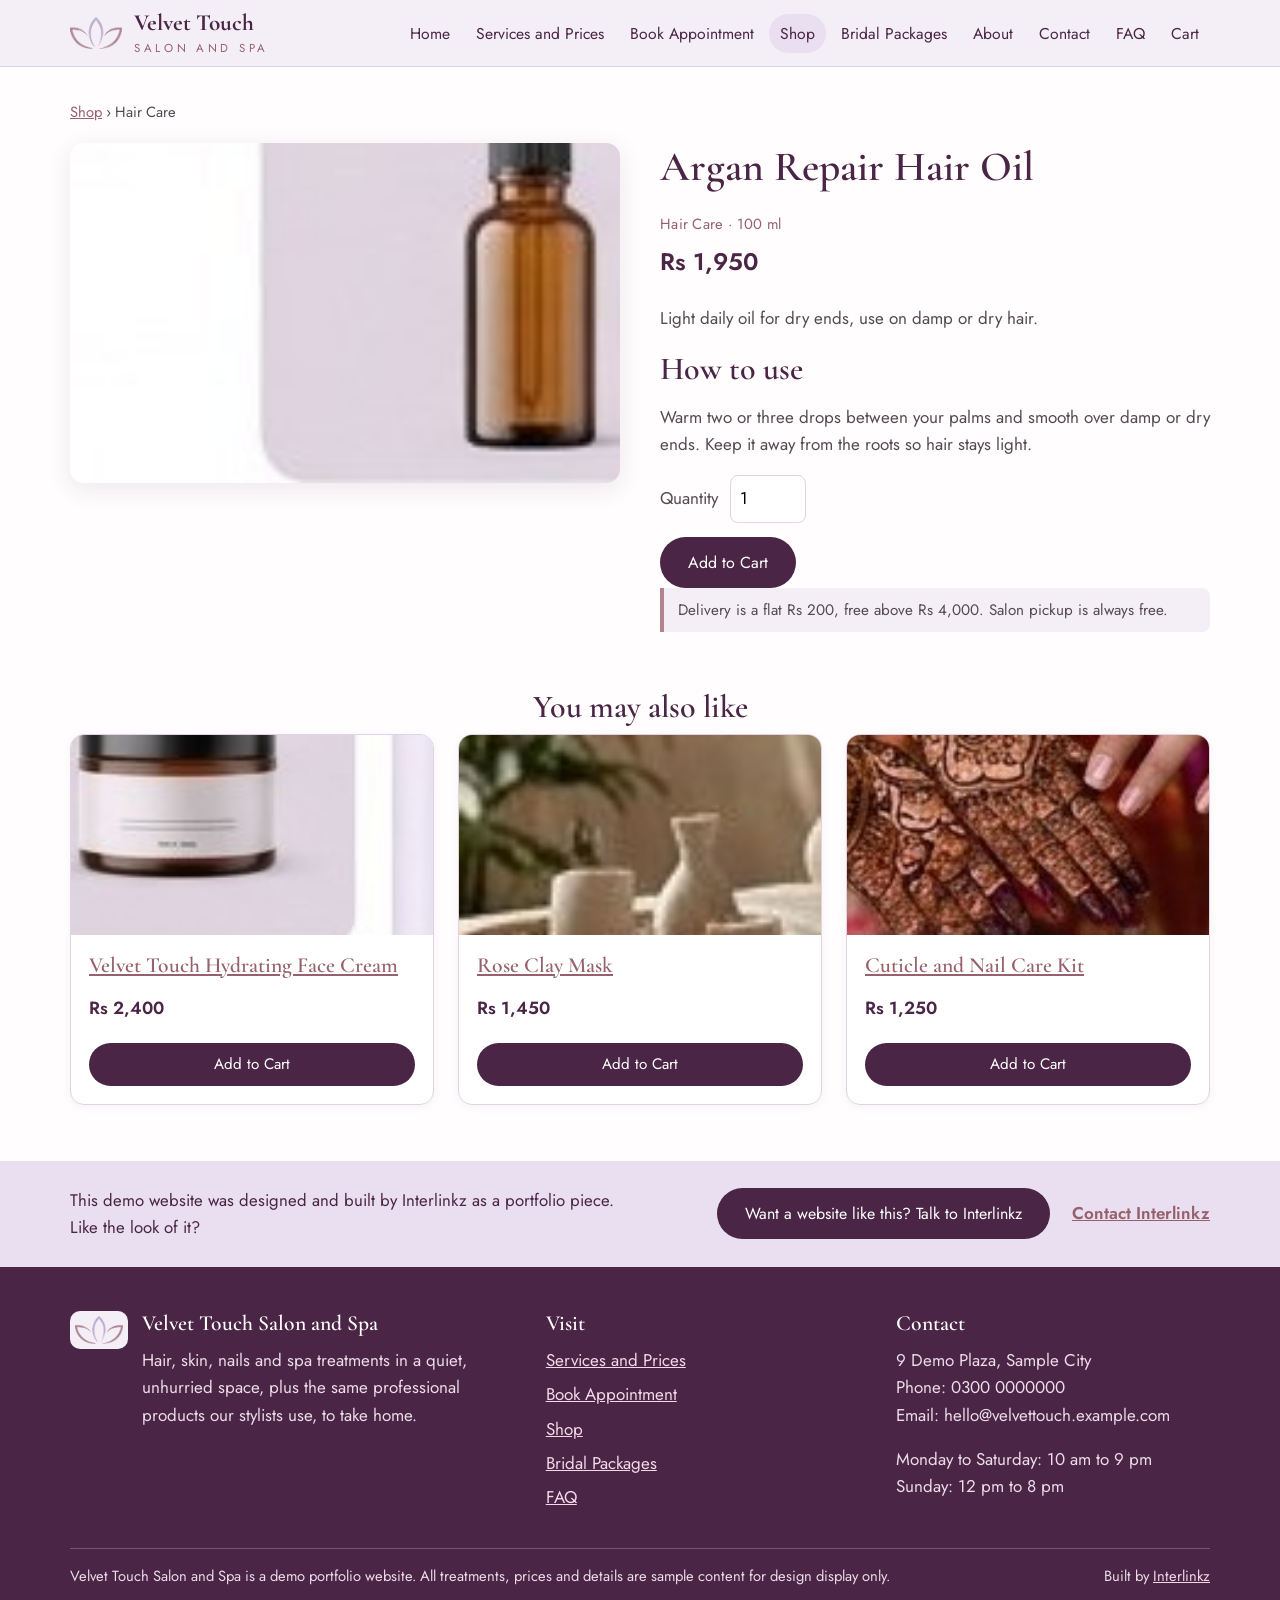
<file: product.html>
<!DOCTYPE html>
<html lang="en">
<head>
<meta charset="UTF-8">
<meta name="viewport" content="width=device-width, initial-scale=1.0">
<title>Product - Velvet Touch Salon and Spa</title>
<meta name="description" content="Velvet Touch Salon and Spa demo website. Hair, skin, nails and spa treatments with online booking, plus a small salon shop.">
<link rel="icon" type="image/png" href="assets/img/favicon.png">
<link rel="preconnect" href="https://fonts.googleapis.com">
<link href="https://fonts.googleapis.com/css2?family=Cormorant+Garamond:wght@500;600;700&family=Jost:wght@400;500;600&display=swap" rel="stylesheet">
<link rel="stylesheet" href="css/style.css">
</head>
<body>
<header class="site-header">
  <div class="wrap header-in">
    <a class="brand" href="index.html">
      <img src="assets/img/logo-mark.png" alt="Velvet Touch Salon and Spa lotus logo">
      <span class="brand-text"><span class="brand-name">Velvet Touch</span><span class="brand-sub">Salon and Spa</span></span>
    </a>
    <button class="nav-toggle" id="navToggle" aria-expanded="false" aria-controls="mainNav">Menu</button>
    <nav class="main-nav" id="mainNav" aria-label="Main navigation">
      <ul>
<li><a href="index.html">Home</a></li>
<li><a href="services.html">Services and Prices</a></li>
<li><a href="book.html">Book Appointment</a></li>
<li><a href="shop.html" class="active">Shop</a></li>
<li><a href="bridal.html">Bridal Packages</a></li>
<li><a href="about.html">About</a></li>
<li><a href="contact.html">Contact</a></li>
<li><a href="faq.html">FAQ</a></li>
<li><a href="cart.html">Cart<span class="cart-count">0</span></a></li>
      </ul>
    </nav>
  </div>
</header>
<main>

<div class="wrap" style="padding-top:34px">
  <div id="productDetail"></div>
</div>

</main>
<div class="lead-band">
  <div class="wrap lead-in">
    <p>This demo website was designed and built by Interlinkz as a portfolio piece. Like the look of it?</p>
    <a class="btn" href="https://interlinkz.com/contact">Want a website like this? Talk to Interlinkz</a>
    <a class="lead-contact" href="https://interlinkz.com/contact">Contact Interlinkz</a>
  </div>
</div>
<footer class="site-footer">
  <div class="wrap">
    <div class="footer-grid">
      <div>
        <div class="footer-brand">
          <img src="assets/img/logo-mark.png" alt="Velvet Touch Salon and Spa lotus logo">
          <div>
            <h3>Velvet Touch Salon and Spa</h3>
            <p>Hair, skin, nails and spa treatments in a quiet, unhurried space, plus the same professional products our stylists use, to take home.</p>
          </div>
        </div>
      </div>
      <div>
        <h3>Visit</h3>
        <ul class="footer-links">
          <li><a href="services.html">Services and Prices</a></li>
          <li><a href="book.html">Book Appointment</a></li>
          <li><a href="shop.html">Shop</a></li>
          <li><a href="bridal.html">Bridal Packages</a></li>
          <li><a href="faq.html">FAQ</a></li>
        </ul>
      </div>
      <div>
        <h3>Contact</h3>
        <p>9 Demo Plaza, Sample City<br>
        Phone: 0300 0000000<br>
        Email: hello@velvettouch.example.com</p>
        <p>Monday to Saturday: 10 am to 9 pm<br>Sunday: 12 pm to 8 pm</p>
      </div>
    </div>
    <div class="footer-bottom">
      <span>Velvet Touch Salon and Spa is a demo portfolio website. All treatments, prices and details are sample content for design display only.</span>
      <span>Built by <a href="https://interlinkz.com">Interlinkz</a></span>
    </div>
  </div>
</footer>
<script src="js/data.js"></script>
<script src="js/app.js"></script>
</body>
</html>
</file>
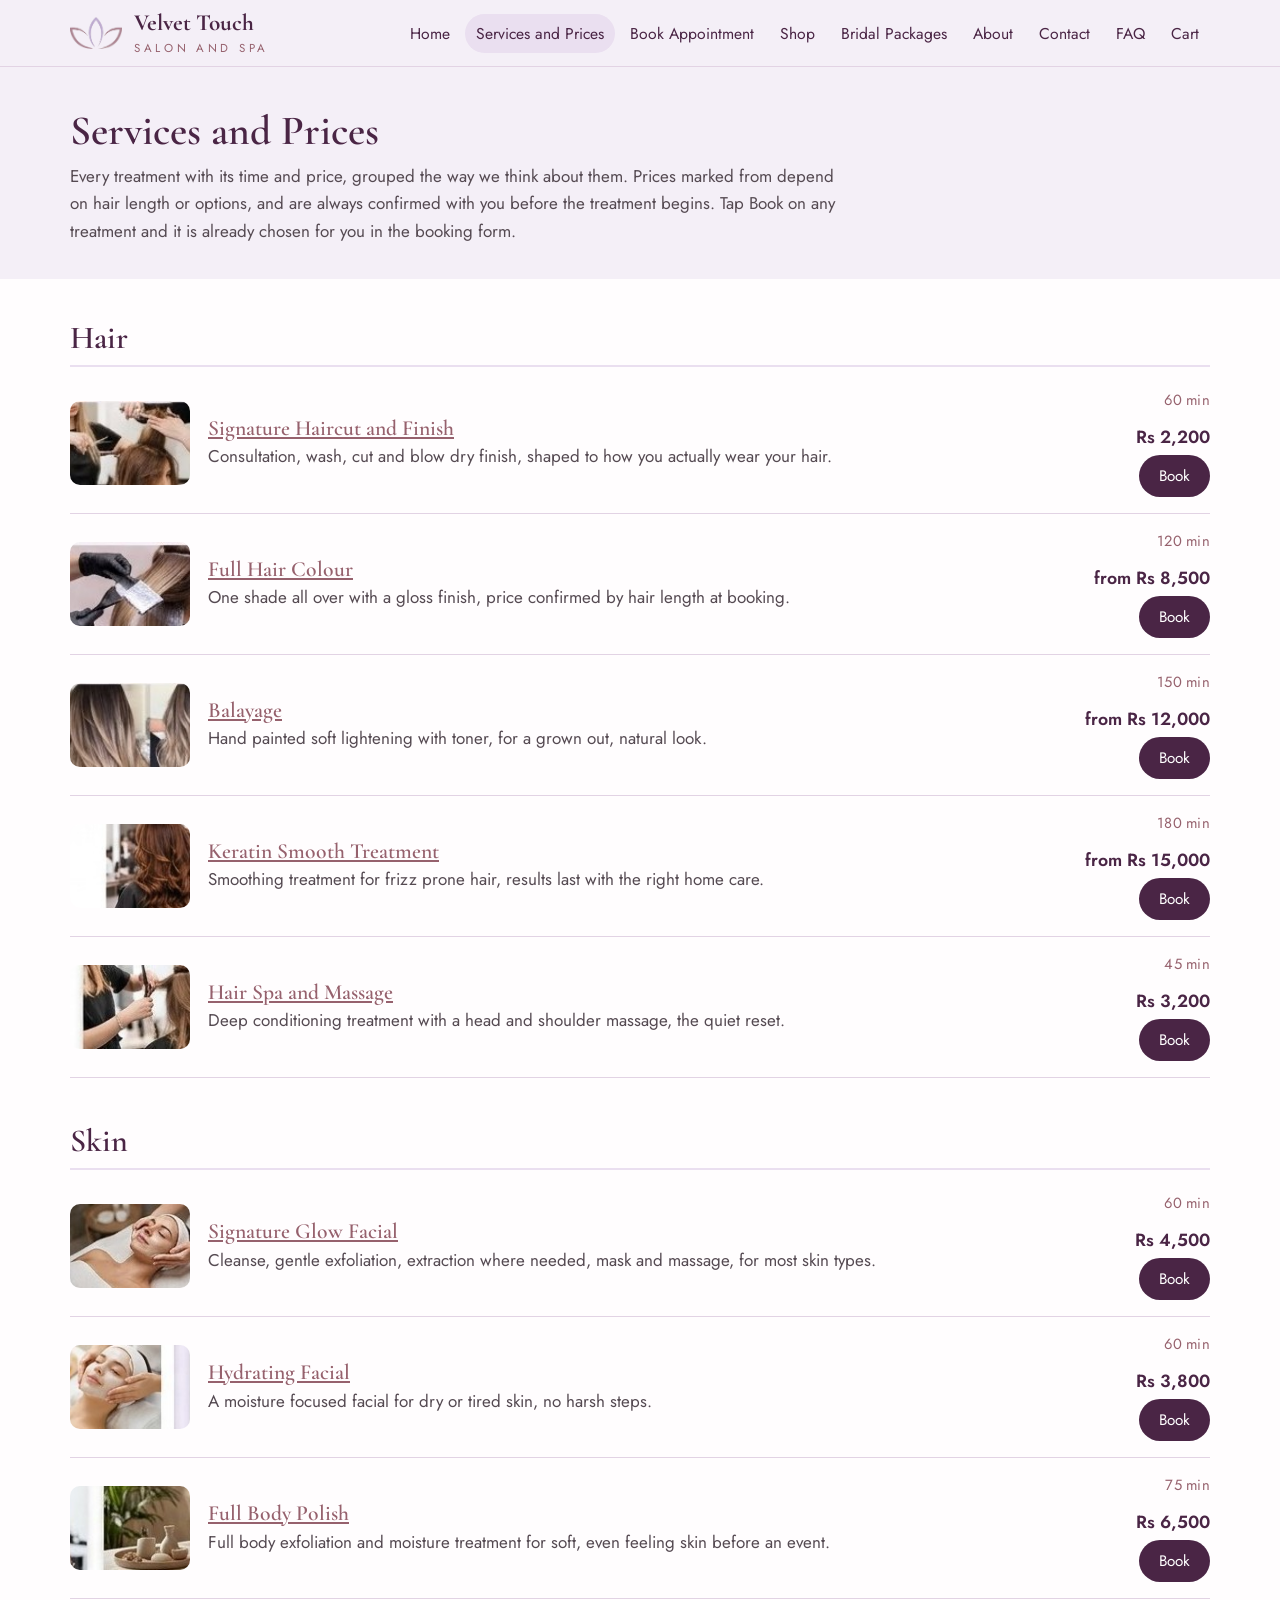
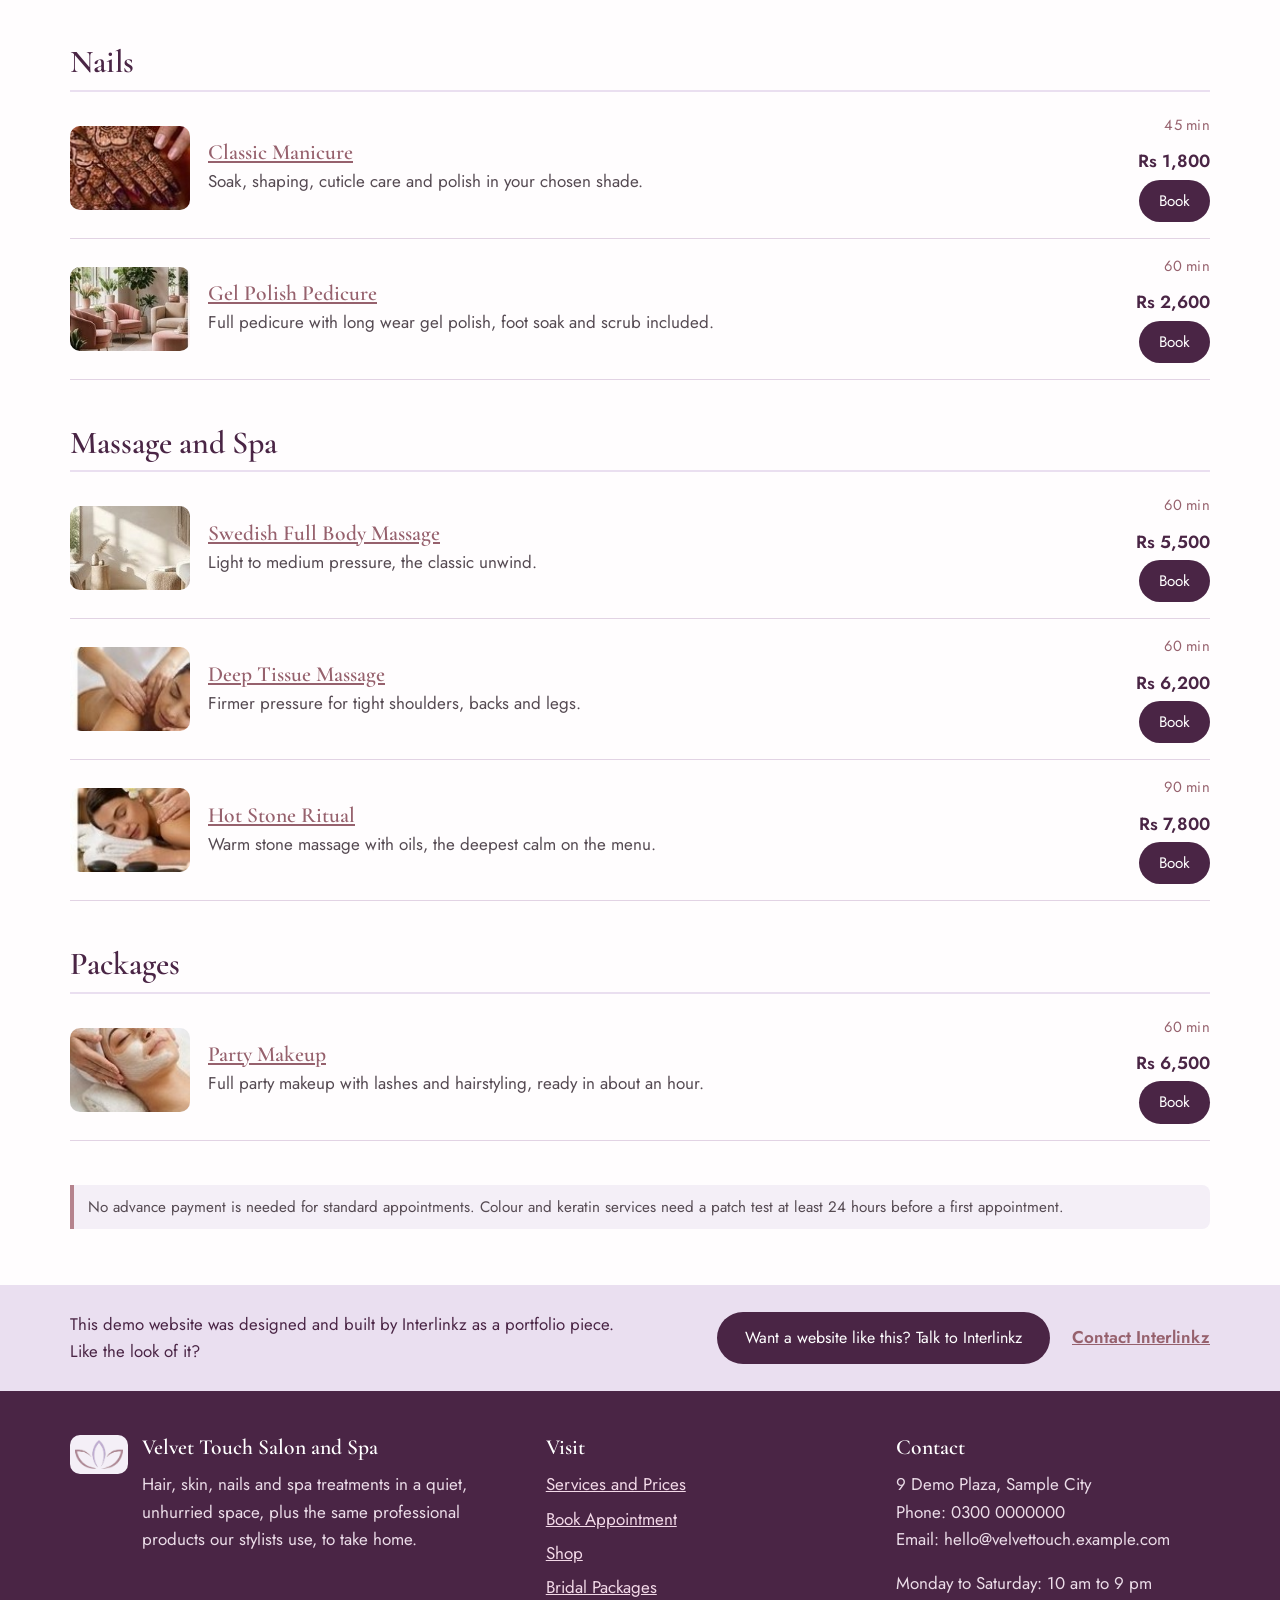
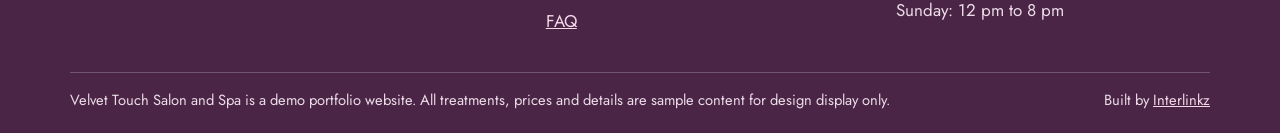
<file: services.html>
<!DOCTYPE html>
<html lang="en">
<head>
<meta charset="UTF-8">
<meta name="viewport" content="width=device-width, initial-scale=1.0">
<title>Services and Prices - Velvet Touch Salon and Spa</title>
<meta name="description" content="Velvet Touch Salon and Spa demo website. Hair, skin, nails and spa treatments with online booking, plus a small salon shop.">
<link rel="icon" type="image/png" href="assets/img/favicon.png">
<link rel="preconnect" href="https://fonts.googleapis.com">
<link href="https://fonts.googleapis.com/css2?family=Cormorant+Garamond:wght@500;600;700&family=Jost:wght@400;500;600&display=swap" rel="stylesheet">
<link rel="stylesheet" href="css/style.css">
</head>
<body>
<header class="site-header">
  <div class="wrap header-in">
    <a class="brand" href="index.html">
      <img src="assets/img/logo-mark.png" alt="Velvet Touch Salon and Spa lotus logo">
      <span class="brand-text"><span class="brand-name">Velvet Touch</span><span class="brand-sub">Salon and Spa</span></span>
    </a>
    <button class="nav-toggle" id="navToggle" aria-expanded="false" aria-controls="mainNav">Menu</button>
    <nav class="main-nav" id="mainNav" aria-label="Main navigation">
      <ul>
<li><a href="index.html">Home</a></li>
<li><a href="services.html" class="active">Services and Prices</a></li>
<li><a href="book.html">Book Appointment</a></li>
<li><a href="shop.html">Shop</a></li>
<li><a href="bridal.html">Bridal Packages</a></li>
<li><a href="about.html">About</a></li>
<li><a href="contact.html">Contact</a></li>
<li><a href="faq.html">FAQ</a></li>
<li><a href="cart.html">Cart<span class="cart-count">0</span></a></li>
      </ul>
    </nav>
  </div>
</header>
<main>

<div class="page-head"><div class="wrap">
  <h1>Services and Prices</h1>
  <p>Every treatment with its time and price, grouped the way we think about them. Prices marked from depend on hair length or options, and are always confirmed with you before the treatment begins. Tap Book on any treatment and it is already chosen for you in the booking form.</p>
</div></div>
<div class="wrap">
  <div id="servicesGroups"></div>
  <p class="note">No advance payment is needed for standard appointments. Colour and keratin services need a patch test at least 24 hours before a first appointment.</p>
</div>

</main>
<div class="lead-band">
  <div class="wrap lead-in">
    <p>This demo website was designed and built by Interlinkz as a portfolio piece. Like the look of it?</p>
    <a class="btn" href="https://interlinkz.com/contact">Want a website like this? Talk to Interlinkz</a>
    <a class="lead-contact" href="https://interlinkz.com/contact">Contact Interlinkz</a>
  </div>
</div>
<footer class="site-footer">
  <div class="wrap">
    <div class="footer-grid">
      <div>
        <div class="footer-brand">
          <img src="assets/img/logo-mark.png" alt="Velvet Touch Salon and Spa lotus logo">
          <div>
            <h3>Velvet Touch Salon and Spa</h3>
            <p>Hair, skin, nails and spa treatments in a quiet, unhurried space, plus the same professional products our stylists use, to take home.</p>
          </div>
        </div>
      </div>
      <div>
        <h3>Visit</h3>
        <ul class="footer-links">
          <li><a href="services.html">Services and Prices</a></li>
          <li><a href="book.html">Book Appointment</a></li>
          <li><a href="shop.html">Shop</a></li>
          <li><a href="bridal.html">Bridal Packages</a></li>
          <li><a href="faq.html">FAQ</a></li>
        </ul>
      </div>
      <div>
        <h3>Contact</h3>
        <p>9 Demo Plaza, Sample City<br>
        Phone: 0300 0000000<br>
        Email: hello@velvettouch.example.com</p>
        <p>Monday to Saturday: 10 am to 9 pm<br>Sunday: 12 pm to 8 pm</p>
      </div>
    </div>
    <div class="footer-bottom">
      <span>Velvet Touch Salon and Spa is a demo portfolio website. All treatments, prices and details are sample content for design display only.</span>
      <span>Built by <a href="https://interlinkz.com">Interlinkz</a></span>
    </div>
  </div>
</footer>
<script src="js/data.js"></script>
<script src="js/app.js"></script>
</body>
</html>
</file>
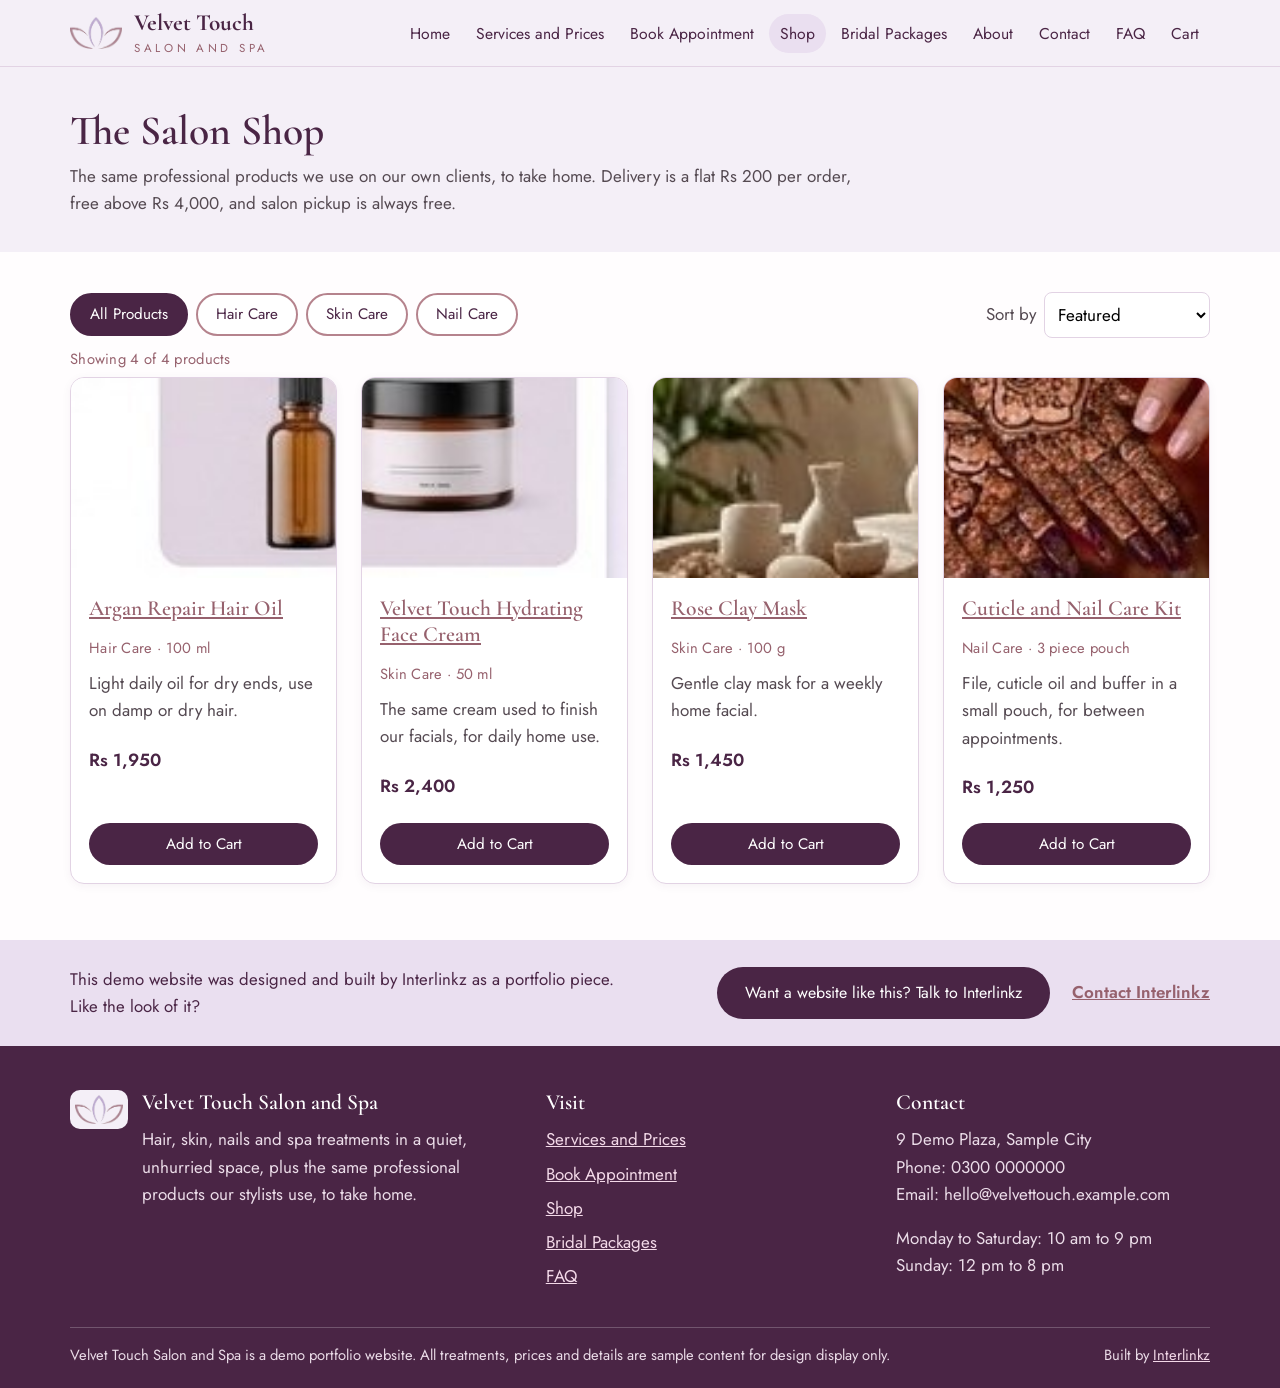
<file: shop.html>
<!DOCTYPE html>
<html lang="en">
<head>
<meta charset="UTF-8">
<meta name="viewport" content="width=device-width, initial-scale=1.0">
<title>Shop - Velvet Touch Salon and Spa</title>
<meta name="description" content="Velvet Touch Salon and Spa demo website. Hair, skin, nails and spa treatments with online booking, plus a small salon shop.">
<link rel="icon" type="image/png" href="assets/img/favicon.png">
<link rel="preconnect" href="https://fonts.googleapis.com">
<link href="https://fonts.googleapis.com/css2?family=Cormorant+Garamond:wght@500;600;700&family=Jost:wght@400;500;600&display=swap" rel="stylesheet">
<link rel="stylesheet" href="css/style.css">
</head>
<body>
<header class="site-header">
  <div class="wrap header-in">
    <a class="brand" href="index.html">
      <img src="assets/img/logo-mark.png" alt="Velvet Touch Salon and Spa lotus logo">
      <span class="brand-text"><span class="brand-name">Velvet Touch</span><span class="brand-sub">Salon and Spa</span></span>
    </a>
    <button class="nav-toggle" id="navToggle" aria-expanded="false" aria-controls="mainNav">Menu</button>
    <nav class="main-nav" id="mainNav" aria-label="Main navigation">
      <ul>
<li><a href="index.html">Home</a></li>
<li><a href="services.html">Services and Prices</a></li>
<li><a href="book.html">Book Appointment</a></li>
<li><a href="shop.html" class="active">Shop</a></li>
<li><a href="bridal.html">Bridal Packages</a></li>
<li><a href="about.html">About</a></li>
<li><a href="contact.html">Contact</a></li>
<li><a href="faq.html">FAQ</a></li>
<li><a href="cart.html">Cart<span class="cart-count">0</span></a></li>
      </ul>
    </nav>
  </div>
</header>
<main>

<div class="page-head"><div class="wrap">
  <h1>The Salon Shop</h1>
  <p>The same professional products we use on our own clients, to take home. Delivery is a flat Rs 200 per order, free above Rs 4,000, and salon pickup is always free.</p>
</div></div>
<div class="wrap">
  <div class="shop-toolbar">
    <div class="filter-pills" role="group" aria-label="Filter products by category">
      <button class="filter-pill active" type="button" data-filter="All">All Products</button>
      <button class="filter-pill" type="button" data-filter="Hair Care">Hair Care</button>
      <button class="filter-pill" type="button" data-filter="Skin Care">Skin Care</button>
      <button class="filter-pill" type="button" data-filter="Nail Care">Nail Care</button>
    </div>
    <div class="sort-box">
      <label for="sortSel">Sort by</label>
      <select id="sortSel">
        <option value="featured">Featured</option>
        <option value="low">Price: low to high</option>
        <option value="high">Price: high to low</option>
      </select>
    </div>
  </div>
  <p class="meta" id="shopCount"></p>
  <div class="grid grid-4" id="shopGrid"></div>
</div>

</main>
<div class="lead-band">
  <div class="wrap lead-in">
    <p>This demo website was designed and built by Interlinkz as a portfolio piece. Like the look of it?</p>
    <a class="btn" href="https://interlinkz.com/contact">Want a website like this? Talk to Interlinkz</a>
    <a class="lead-contact" href="https://interlinkz.com/contact">Contact Interlinkz</a>
  </div>
</div>
<footer class="site-footer">
  <div class="wrap">
    <div class="footer-grid">
      <div>
        <div class="footer-brand">
          <img src="assets/img/logo-mark.png" alt="Velvet Touch Salon and Spa lotus logo">
          <div>
            <h3>Velvet Touch Salon and Spa</h3>
            <p>Hair, skin, nails and spa treatments in a quiet, unhurried space, plus the same professional products our stylists use, to take home.</p>
          </div>
        </div>
      </div>
      <div>
        <h3>Visit</h3>
        <ul class="footer-links">
          <li><a href="services.html">Services and Prices</a></li>
          <li><a href="book.html">Book Appointment</a></li>
          <li><a href="shop.html">Shop</a></li>
          <li><a href="bridal.html">Bridal Packages</a></li>
          <li><a href="faq.html">FAQ</a></li>
        </ul>
      </div>
      <div>
        <h3>Contact</h3>
        <p>9 Demo Plaza, Sample City<br>
        Phone: 0300 0000000<br>
        Email: hello@velvettouch.example.com</p>
        <p>Monday to Saturday: 10 am to 9 pm<br>Sunday: 12 pm to 8 pm</p>
      </div>
    </div>
    <div class="footer-bottom">
      <span>Velvet Touch Salon and Spa is a demo portfolio website. All treatments, prices and details are sample content for design display only.</span>
      <span>Built by <a href="https://interlinkz.com">Interlinkz</a></span>
    </div>
  </div>
</footer>
<script src="js/data.js"></script>
<script src="js/app.js"></script>
</body>
</html>
</file>
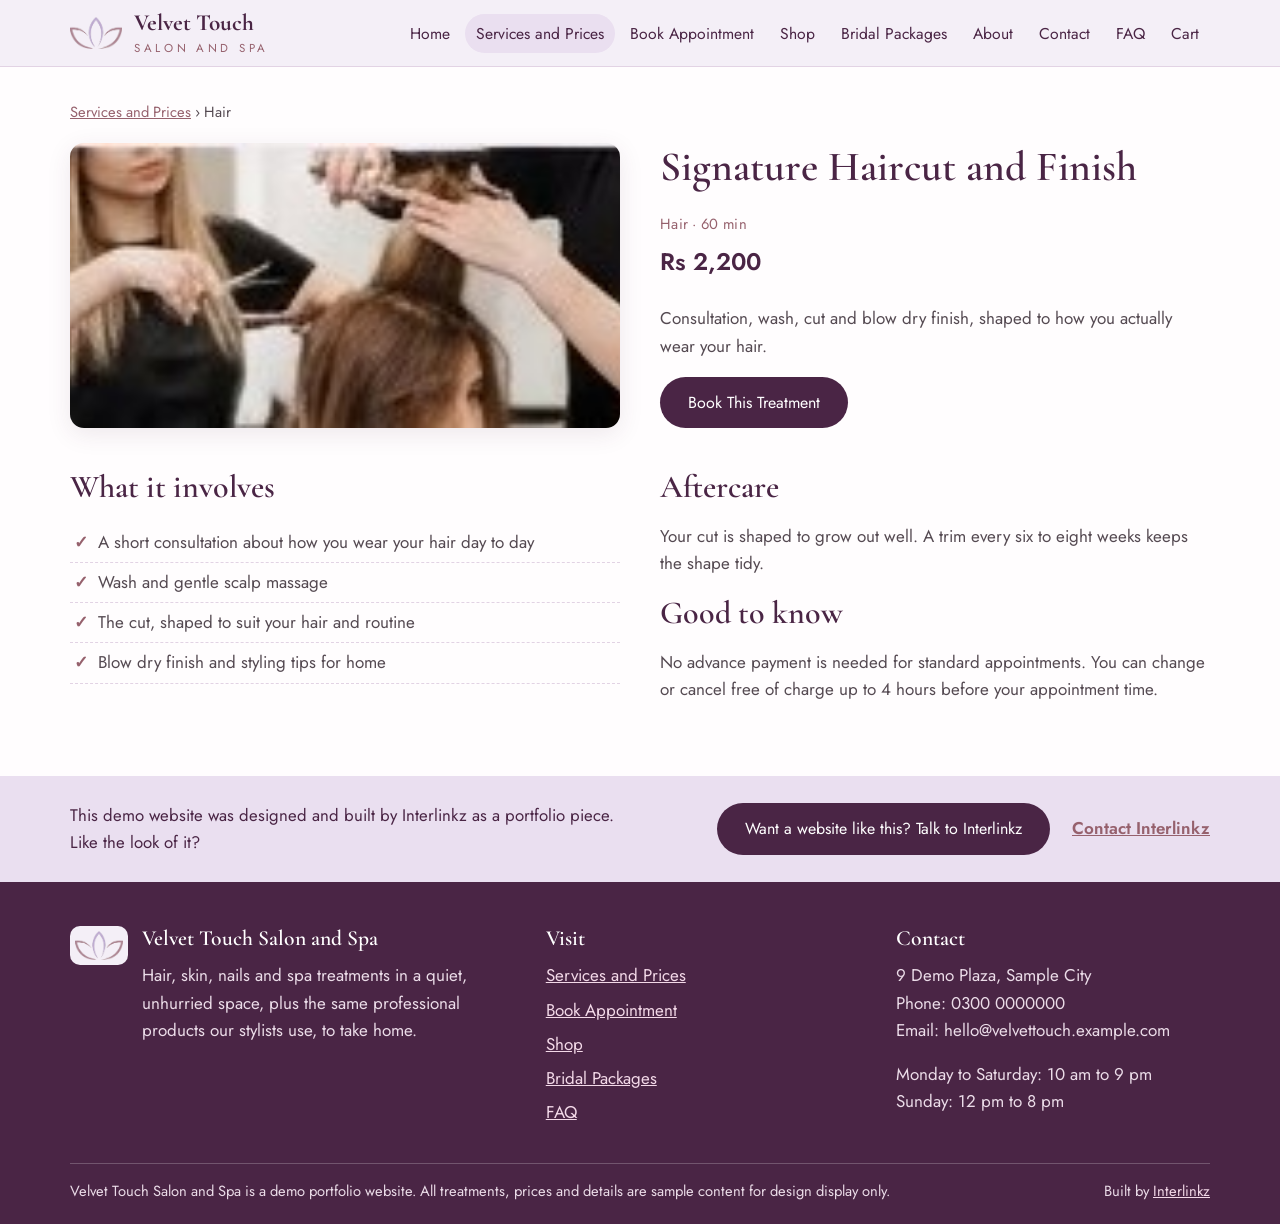
<file: treatment.html>
<!DOCTYPE html>
<html lang="en">
<head>
<meta charset="UTF-8">
<meta name="viewport" content="width=device-width, initial-scale=1.0">
<title>Treatment - Velvet Touch Salon and Spa</title>
<meta name="description" content="Velvet Touch Salon and Spa demo website. Hair, skin, nails and spa treatments with online booking, plus a small salon shop.">
<link rel="icon" type="image/png" href="assets/img/favicon.png">
<link rel="preconnect" href="https://fonts.googleapis.com">
<link href="https://fonts.googleapis.com/css2?family=Cormorant+Garamond:wght@500;600;700&family=Jost:wght@400;500;600&display=swap" rel="stylesheet">
<link rel="stylesheet" href="css/style.css">
</head>
<body>
<header class="site-header">
  <div class="wrap header-in">
    <a class="brand" href="index.html">
      <img src="assets/img/logo-mark.png" alt="Velvet Touch Salon and Spa lotus logo">
      <span class="brand-text"><span class="brand-name">Velvet Touch</span><span class="brand-sub">Salon and Spa</span></span>
    </a>
    <button class="nav-toggle" id="navToggle" aria-expanded="false" aria-controls="mainNav">Menu</button>
    <nav class="main-nav" id="mainNav" aria-label="Main navigation">
      <ul>
<li><a href="index.html">Home</a></li>
<li><a href="services.html" class="active">Services and Prices</a></li>
<li><a href="book.html">Book Appointment</a></li>
<li><a href="shop.html">Shop</a></li>
<li><a href="bridal.html">Bridal Packages</a></li>
<li><a href="about.html">About</a></li>
<li><a href="contact.html">Contact</a></li>
<li><a href="faq.html">FAQ</a></li>
<li><a href="cart.html">Cart<span class="cart-count">0</span></a></li>
      </ul>
    </nav>
  </div>
</header>
<main>

<div class="wrap" style="padding-top:34px">
  <div id="treatmentDetail"></div>
</div>

</main>
<div class="lead-band">
  <div class="wrap lead-in">
    <p>This demo website was designed and built by Interlinkz as a portfolio piece. Like the look of it?</p>
    <a class="btn" href="https://interlinkz.com/contact">Want a website like this? Talk to Interlinkz</a>
    <a class="lead-contact" href="https://interlinkz.com/contact">Contact Interlinkz</a>
  </div>
</div>
<footer class="site-footer">
  <div class="wrap">
    <div class="footer-grid">
      <div>
        <div class="footer-brand">
          <img src="assets/img/logo-mark.png" alt="Velvet Touch Salon and Spa lotus logo">
          <div>
            <h3>Velvet Touch Salon and Spa</h3>
            <p>Hair, skin, nails and spa treatments in a quiet, unhurried space, plus the same professional products our stylists use, to take home.</p>
          </div>
        </div>
      </div>
      <div>
        <h3>Visit</h3>
        <ul class="footer-links">
          <li><a href="services.html">Services and Prices</a></li>
          <li><a href="book.html">Book Appointment</a></li>
          <li><a href="shop.html">Shop</a></li>
          <li><a href="bridal.html">Bridal Packages</a></li>
          <li><a href="faq.html">FAQ</a></li>
        </ul>
      </div>
      <div>
        <h3>Contact</h3>
        <p>9 Demo Plaza, Sample City<br>
        Phone: 0300 0000000<br>
        Email: hello@velvettouch.example.com</p>
        <p>Monday to Saturday: 10 am to 9 pm<br>Sunday: 12 pm to 8 pm</p>
      </div>
    </div>
    <div class="footer-bottom">
      <span>Velvet Touch Salon and Spa is a demo portfolio website. All treatments, prices and details are sample content for design display only.</span>
      <span>Built by <a href="https://interlinkz.com">Interlinkz</a></span>
    </div>
  </div>
</footer>
<script src="js/data.js"></script>
<script src="js/app.js"></script>
</body>
</html>
</file>
<file: css/style.css>
/* Velvet Touch Salon and Spa - style
   Palette: soft lavender #F4EFF7, deep plum #4A2545, muted mauve #B5838D, warm stone #554A52 */
:root {
  --lav: #F4EFF7;
  --lav-2: #EADFF0;
  --plum: #4A2545;
  --plum-2: #5C3155;
  --mauve: #B5838D;
  --mauve-dark: #96616D;
  --stone: #554A52;
  --white: #FFFDFE;
  --line: #E2D3E4;
  --radius: 14px;
  --shadow: 0 6px 24px rgba(74, 37, 69, 0.10);
}
* { box-sizing: border-box; }
html { scroll-behavior: smooth; }
body {
  margin: 0;
  font-family: "Jost", "Segoe UI", Tahoma, sans-serif;
  color: var(--stone);
  background: var(--white);
  line-height: 1.6;
  font-size: 17px;
}
h1, h2, h3, .serif {
  font-family: "Cormorant Garamond", "Playfair Display", Georgia, serif;
  color: var(--plum);
  line-height: 1.2;
  margin: 0 0 0.5em;
}
h1 { font-size: 2.6rem; font-weight: 600; }
h2 { font-size: 2rem; font-weight: 600; }
h3 { font-size: 1.35rem; font-weight: 600; }
p { margin: 0 0 1em; }
a { color: var(--mauve-dark); }
img { max-width: 100%; display: block; }
.wrap { max-width: 1180px; margin: 0 auto; padding: 0 20px; }
.section { padding: 56px 0; }
.section.alt { background: var(--lav); }
.section-title { text-align: center; margin-bottom: 8px; }
.section-sub { text-align: center; max-width: 720px; margin: 0 auto 32px; }
.meta { color: var(--mauve-dark); font-size: 0.92rem; letter-spacing: 0.02em; margin-bottom: 6px; }
.price { color: var(--plum); font-weight: 600; font-size: 1.1rem; }
.price.big { font-size: 1.5rem; }
.note { background: var(--lav); border-left: 4px solid var(--mauve); padding: 10px 14px; border-radius: 0 8px 8px 0; font-size: 0.95rem; }
.note-inline { font-size: 0.9rem; color: var(--mauve-dark); }
.empty-note { background: var(--lav); padding: 22px; border-radius: var(--radius); text-align: center; }

/* Buttons */
.btn {
  display: inline-block; background: var(--plum); color: #fff; border: none; cursor: pointer;
  padding: 13px 28px; border-radius: 999px; font: inherit; font-size: 1rem; text-decoration: none;
  transition: background 0.2s ease, transform 0.2s ease;
}
.btn:hover { background: var(--plum-2); }
.btn.btn-light { background: #fff; color: var(--plum); }
.btn.btn-outline { background: transparent; color: var(--plum); border: 2px solid var(--plum); }
.btn.btn-small { padding: 9px 20px; font-size: 0.95rem; }
.btn.btn-block { display: block; text-align: center; width: 100%; }
.text-link { font-weight: 500; }

/* Header */
.site-header { background: var(--lav); border-bottom: 1px solid var(--line); position: sticky; top: 0; z-index: 50; }
.header-in { display: flex; align-items: center; gap: 18px; padding-top: 10px; padding-bottom: 10px; }
.brand { display: flex; align-items: center; gap: 12px; text-decoration: none; flex-shrink: 0; }
.brand img { width: 52px; height: auto; }
.brand-text { line-height: 1.15; }
.brand-name { font-family: "Cormorant Garamond", Georgia, serif; font-size: 1.45rem; font-weight: 700; color: var(--plum); display: block; }
.brand-sub { font-size: 0.72rem; letter-spacing: 0.32em; color: var(--mauve-dark); text-transform: uppercase; }
.main-nav { margin-left: auto; }
.main-nav ul { list-style: none; display: flex; gap: 4px; margin: 0; padding: 0; flex-wrap: wrap; justify-content: flex-end; }
.main-nav a {
  color: var(--plum); text-decoration: none; padding: 8px 11px; border-radius: 999px; font-size: 0.98rem; white-space: nowrap;
}
.main-nav a:hover, .main-nav a.active { background: var(--lav-2); }
.cart-count { background: var(--mauve); color: #fff; border-radius: 999px; font-size: 0.75rem; padding: 1px 7px; margin-left: 4px; display: none; }
.nav-toggle { display: none; margin-left: auto; background: var(--plum); color: #fff; border: none; border-radius: 8px; padding: 9px 14px; font: inherit; cursor: pointer; }

/* Hero */
.hero { background: linear-gradient(180deg, var(--lav), var(--white)); padding: 48px 0 56px; }
.hero-grid { display: grid; grid-template-columns: 1.15fr 1fr; gap: 40px; align-items: center; }
.hero-photo img { width: 100%; height: 100%; max-height: 430px; object-fit: cover; border-radius: var(--radius); box-shadow: var(--shadow); }
.hero h1 { font-size: 3rem; }
.hero .sub { font-size: 1.13rem; max-width: 34em; }
.hero-actions { display: flex; gap: 12px; flex-wrap: wrap; margin-top: 18px; }

/* Page head */
.page-head { background: var(--lav); padding: 40px 0 34px; margin-bottom: 40px; }
.page-head h1 { margin-bottom: 6px; }
.page-head p { max-width: 46em; margin: 0; }

/* Grids and cards */
.grid { display: grid; gap: 24px; }
.grid-3 { grid-template-columns: repeat(3, 1fr); }
.grid-4 { grid-template-columns: repeat(4, 1fr); }
.card { background: #fff; border: 1px solid var(--line); border-radius: var(--radius); overflow: hidden; box-shadow: 0 2px 10px rgba(74,37,69,0.05); display: flex; flex-direction: column; }
.card img { width: 100%; height: 190px; object-fit: cover; }
.card-body { padding: 18px; display: flex; flex-direction: column; gap: 4px; flex: 1; }
.card-body .btn, .card-body .card-actions { margin-top: auto; }
.card-actions { display: flex; align-items: center; gap: 16px; padding-top: 8px; }
.t-card img { height: 170px; }
.p-card img { height: 200px; }
.pkg-card img { height: 230px; }

/* Bridal banner */
.bridal-banner { background: var(--plum); color: #F6EAF3; border-radius: var(--radius); padding: 30px 34px; display: flex; align-items: center; gap: 28px; }
.bridal-banner img { width: 190px; height: 140px; object-fit: cover; border-radius: 10px; flex-shrink: 0; }
.bridal-banner h2 { color: #fff; margin-bottom: 4px; }
.bridal-banner p { margin: 0; max-width: 44em; }
.bridal-banner .btn { margin-left: auto; flex-shrink: 0; }

/* Steps */
.steps { display: grid; grid-template-columns: repeat(3, 1fr); gap: 24px; }
.step { background: #fff; border: 1px solid var(--line); border-radius: var(--radius); padding: 22px; }
.step .num { width: 38px; height: 38px; border-radius: 50%; background: var(--mauve); color: #fff; display: flex; align-items: center; justify-content: center; font-weight: 600; margin-bottom: 10px; }

/* Services list */
.service-group { margin-bottom: 44px; }
.service-group > h2 { border-bottom: 2px solid var(--lav-2); padding-bottom: 8px; margin-bottom: 6px; }
.service-row { display: flex; gap: 18px; align-items: center; padding: 16px 0; border-bottom: 1px solid var(--line); }
.service-thumb img { width: 120px; height: 84px; object-fit: cover; border-radius: 10px; }
.service-info { flex: 1; min-width: 0; }
.service-info h3 { margin-bottom: 2px; }
.service-info p { margin: 0; }
.service-side { text-align: right; display: flex; flex-direction: column; gap: 4px; align-items: flex-end; flex-shrink: 0; }
.service-side .price { white-space: nowrap; }

/* Detail pages */
.crumb { font-size: 0.92rem; margin-bottom: 18px; }
.detail-grid { display: grid; grid-template-columns: 1fr 1fr; gap: 40px; margin-bottom: 40px; }
.detail-media img { width: 100%; height: 100%; max-height: 340px; object-fit: cover; border-radius: var(--radius); box-shadow: var(--shadow); }
.detail-cols { display: grid; grid-template-columns: 1fr 1fr; gap: 40px; margin-bottom: 20px; }
.tick-list { list-style: none; padding: 0; margin: 0 0 16px; }
.tick-list li { padding: 6px 0 6px 28px; position: relative; border-bottom: 1px dashed var(--line); }
.tick-list li::before { content: "\2713"; position: absolute; left: 4px; color: var(--mauve-dark); font-weight: 700; }
.qty-row { display: flex; align-items: center; gap: 12px; margin: 14px 0; }
.qty-row input { width: 76px; padding: 9px; border: 1px solid var(--line); border-radius: 8px; font: inherit; }

/* Shop toolbar */
.shop-toolbar { display: flex; align-items: center; gap: 14px; flex-wrap: wrap; margin-bottom: 10px; }
.filter-pills { display: flex; gap: 8px; flex-wrap: wrap; }
.filter-pill { border: 2px solid var(--mauve); background: #fff; color: var(--plum); border-radius: 999px; padding: 7px 18px; font: inherit; font-size: 0.95rem; cursor: pointer; }
.filter-pill.active { background: var(--plum); border-color: var(--plum); color: #fff; }
.sort-box { margin-left: auto; display: flex; align-items: center; gap: 8px; }
.sort-box select { padding: 9px; border: 1px solid var(--line); border-radius: 8px; font: inherit; background: #fff; }

/* Forms */
.form-card { background: #fff; border: 1px solid var(--line); border-radius: var(--radius); box-shadow: var(--shadow); padding: 28px; }
.form-grid { display: grid; grid-template-columns: 1fr 1fr; gap: 18px; }
.field { display: flex; flex-direction: column; gap: 6px; margin-bottom: 16px; }
.field label { font-weight: 500; color: var(--plum); }
.field input, .field select, .field textarea {
  padding: 12px; border: 1px solid var(--line); border-radius: 8px; font: inherit; color: var(--stone); background: #fff; width: 100%;
}
.field input:focus, .field select:focus, .field textarea:focus { outline: 2px solid var(--mauve); border-color: var(--mauve); }
.field input[type="radio"], .field input[type="checkbox"] { width: auto; flex-shrink: 0; }
.slots { display: flex; flex-wrap: wrap; gap: 8px; }
.slot { position: relative; display: inline-block; }
.slot input { position: absolute; left: 0; top: 0; width: 1px !important; height: 1px; opacity: 0; margin: 0; padding: 0; }
.slot span { display: inline-block; border: 2px solid var(--line); border-radius: 999px; padding: 7px 15px; cursor: pointer; font-size: 0.95rem; }
.slot input:checked + span { background: var(--plum); border-color: var(--plum); color: #fff; }
.slot input:focus-visible + span { outline: 2px solid var(--mauve-dark); }
.radio-row { display: flex; gap: 18px; flex-wrap: wrap; margin-bottom: 16px; }
.radio-row label { display: flex; gap: 8px; align-items: center; cursor: pointer; }
.form-error { display: none; background: #FBEDED; border: 1px solid #D89A9A; color: #7C2D2D; border-radius: 8px; padding: 12px 16px; margin-bottom: 16px; }
.form-success { display: none; background: var(--lav); border: 1px solid var(--mauve); border-radius: var(--radius); padding: 26px; margin-bottom: 30px; }
.confirm-table { border-collapse: collapse; margin: 10px 0 16px; }
.confirm-table th, .confirm-table td { text-align: left; padding: 7px 18px 7px 0; vertical-align: top; }
.confirm-table th { color: var(--plum); white-space: nowrap; }
.summary-panel { background: var(--lav); border-radius: var(--radius); padding: 18px; margin-bottom: 18px; }

/* Cart */
.cart-row { display: flex; gap: 16px; align-items: center; padding: 16px 0; border-bottom: 1px solid var(--line); }
.cart-row img { width: 92px; height: 72px; object-fit: cover; border-radius: 10px; flex-shrink: 0; }
.cart-info { flex: 1; min-width: 0; }
.cart-info h3 { margin-bottom: 0; font-size: 1.15rem; }
.qty-ctrl { display: flex; align-items: center; gap: 10px; }
.qty-ctrl button { width: 34px; height: 34px; border-radius: 50%; border: 2px solid var(--mauve); background: #fff; color: var(--plum); font-size: 1.05rem; cursor: pointer; line-height: 1; }
.cart-line { font-weight: 600; color: var(--plum); white-space: nowrap; min-width: 86px; text-align: right; }
.remove-btn { background: none; border: none; color: var(--mauve-dark); cursor: pointer; font: inherit; font-size: 0.92rem; text-decoration: underline; }
.summary-box { background: var(--lav); border-radius: var(--radius); padding: 24px; }
.summary-box p, #ckSummary p { display: flex; justify-content: space-between; gap: 16px; margin-bottom: 8px; }
.summary-box .total, #ckSummary .total { border-top: 2px solid var(--lav-2); padding-top: 10px; font-weight: 700; color: var(--plum); font-size: 1.12rem; }
.two-col { display: grid; grid-template-columns: 1.6fr 1fr; gap: 32px; align-items: start; }

/* FAQ */
.faq-item { border: 1px solid var(--line); border-radius: var(--radius); margin-bottom: 12px; overflow: hidden; background: #fff; }
.faq-q { width: 100%; text-align: left; background: none; border: none; font: inherit; font-family: "Cormorant Garamond", Georgia, serif; font-size: 1.25rem; font-weight: 600; color: var(--plum); padding: 16px 20px; cursor: pointer; display: flex; justify-content: space-between; gap: 12px; align-items: center; }
.faq-q::after { content: "+"; color: var(--mauve-dark); font-size: 1.4rem; transition: transform 0.3s ease; }
.faq-item.open .faq-q::after { transform: rotate(45deg); }
.faq-a { max-height: 0; overflow: hidden; transition: max-height 0.35s ease; }
.faq-a p { padding: 0 20px 16px; margin: 0; }

/* Lead path band */
.lead-band { background: var(--lav-2); padding: 26px 0; margin-top: 56px; }
.lead-in { display: flex; align-items: center; gap: 22px; flex-wrap: wrap; }
.lead-in p { margin: 0; font-size: 1.05rem; color: var(--plum); max-width: 34em; }
.lead-in .btn { margin-left: auto; }
.lead-contact { font-weight: 600; white-space: nowrap; }

/* Footer */
.site-footer { background: var(--plum); color: #EBDCE8; }
.footer-grid { display: grid; grid-template-columns: 1.4fr 1fr 1fr; gap: 36px; padding: 44px 0 30px; }
.site-footer h3 { color: #fff; }
.site-footer a { color: #F3D9E8; }
.footer-brand { display: flex; gap: 14px; align-items: flex-start; }
.footer-brand img { width: 58px; height: auto; background: var(--lav); border-radius: 10px; padding: 5px; }
.footer-links { list-style: none; padding: 0; margin: 0; }
.footer-links li { margin-bottom: 7px; }
.footer-bottom { border-top: 1px solid rgba(255,255,255,0.22); padding: 16px 0 20px; display: flex; gap: 14px; flex-wrap: wrap; justify-content: space-between; font-size: 0.92rem; }

/* Toast */
.toast {
  position: fixed; left: 50%; bottom: 26px; transform: translateX(-50%) translateY(20px);
  background: var(--plum); color: #fff; padding: 12px 22px; border-radius: 999px;
  opacity: 0; pointer-events: none; transition: opacity 0.25s ease, transform 0.25s ease; z-index: 100; box-shadow: var(--shadow);
  max-width: 92vw; text-align: center;
}
.toast.show { opacity: 1; transform: translateX(-50%) translateY(0); }

/* About / contact helpers */
.about-grid { display: grid; grid-template-columns: 1.1fr 1fr; gap: 40px; align-items: center; }
.about-grid img { border-radius: var(--radius); box-shadow: var(--shadow); width: 100%; max-height: 380px; object-fit: cover; }
.promise-grid { display: grid; grid-template-columns: repeat(3, 1fr); gap: 24px; }
.map-box { background: var(--lav-2); border: 2px dashed var(--mauve); border-radius: var(--radius); min-height: 240px; display: flex; align-items: center; justify-content: center; text-align: center; padding: 24px; color: var(--plum); }

/* Responsive */
@media (max-width: 1020px) {
  .grid-4 { grid-template-columns: repeat(2, 1fr); }
  .main-nav ul { gap: 0; }
  .main-nav a { padding: 8px 8px; font-size: 0.93rem; }
}
@media (max-width: 860px) {
  .hero-grid, .detail-grid, .detail-cols, .about-grid, .two-col { grid-template-columns: 1fr; }
  .grid-3, .steps, .promise-grid { grid-template-columns: 1fr; }
  .footer-grid { grid-template-columns: 1fr; }
  .bridal-banner { flex-direction: column; align-items: flex-start; }
  .bridal-banner .btn { margin-left: 0; }
  .bridal-banner img { width: 100%; height: 180px; }
  .hero h1 { font-size: 2.3rem; }
  h1 { font-size: 2.1rem; }
  .nav-toggle { display: block; }
  .main-nav { display: none; position: absolute; top: 100%; left: 0; right: 0; background: var(--lav); border-bottom: 1px solid var(--line); padding: 10px 20px 16px; }
  .main-nav.open { display: block; }
  .main-nav ul { flex-direction: column; align-items: stretch; }
  .main-nav a { display: block; padding: 11px 12px; }
  .service-row { flex-wrap: wrap; }
  .service-side { flex-direction: row; align-items: center; gap: 14px; width: 100%; justify-content: space-between; }
  .form-grid { grid-template-columns: 1fr; }
  .cart-row { flex-wrap: wrap; }
  .cart-line { margin-left: auto; }
  .sort-box { margin-left: 0; }
  .lead-in .btn { margin-left: 0; }
}
@media (max-width: 480px) {
  .grid-4 { grid-template-columns: 1fr; }
  body { font-size: 16px; }
  .brand-name { font-size: 1.25rem; }
  .section { padding: 40px 0; }
}
</file>
